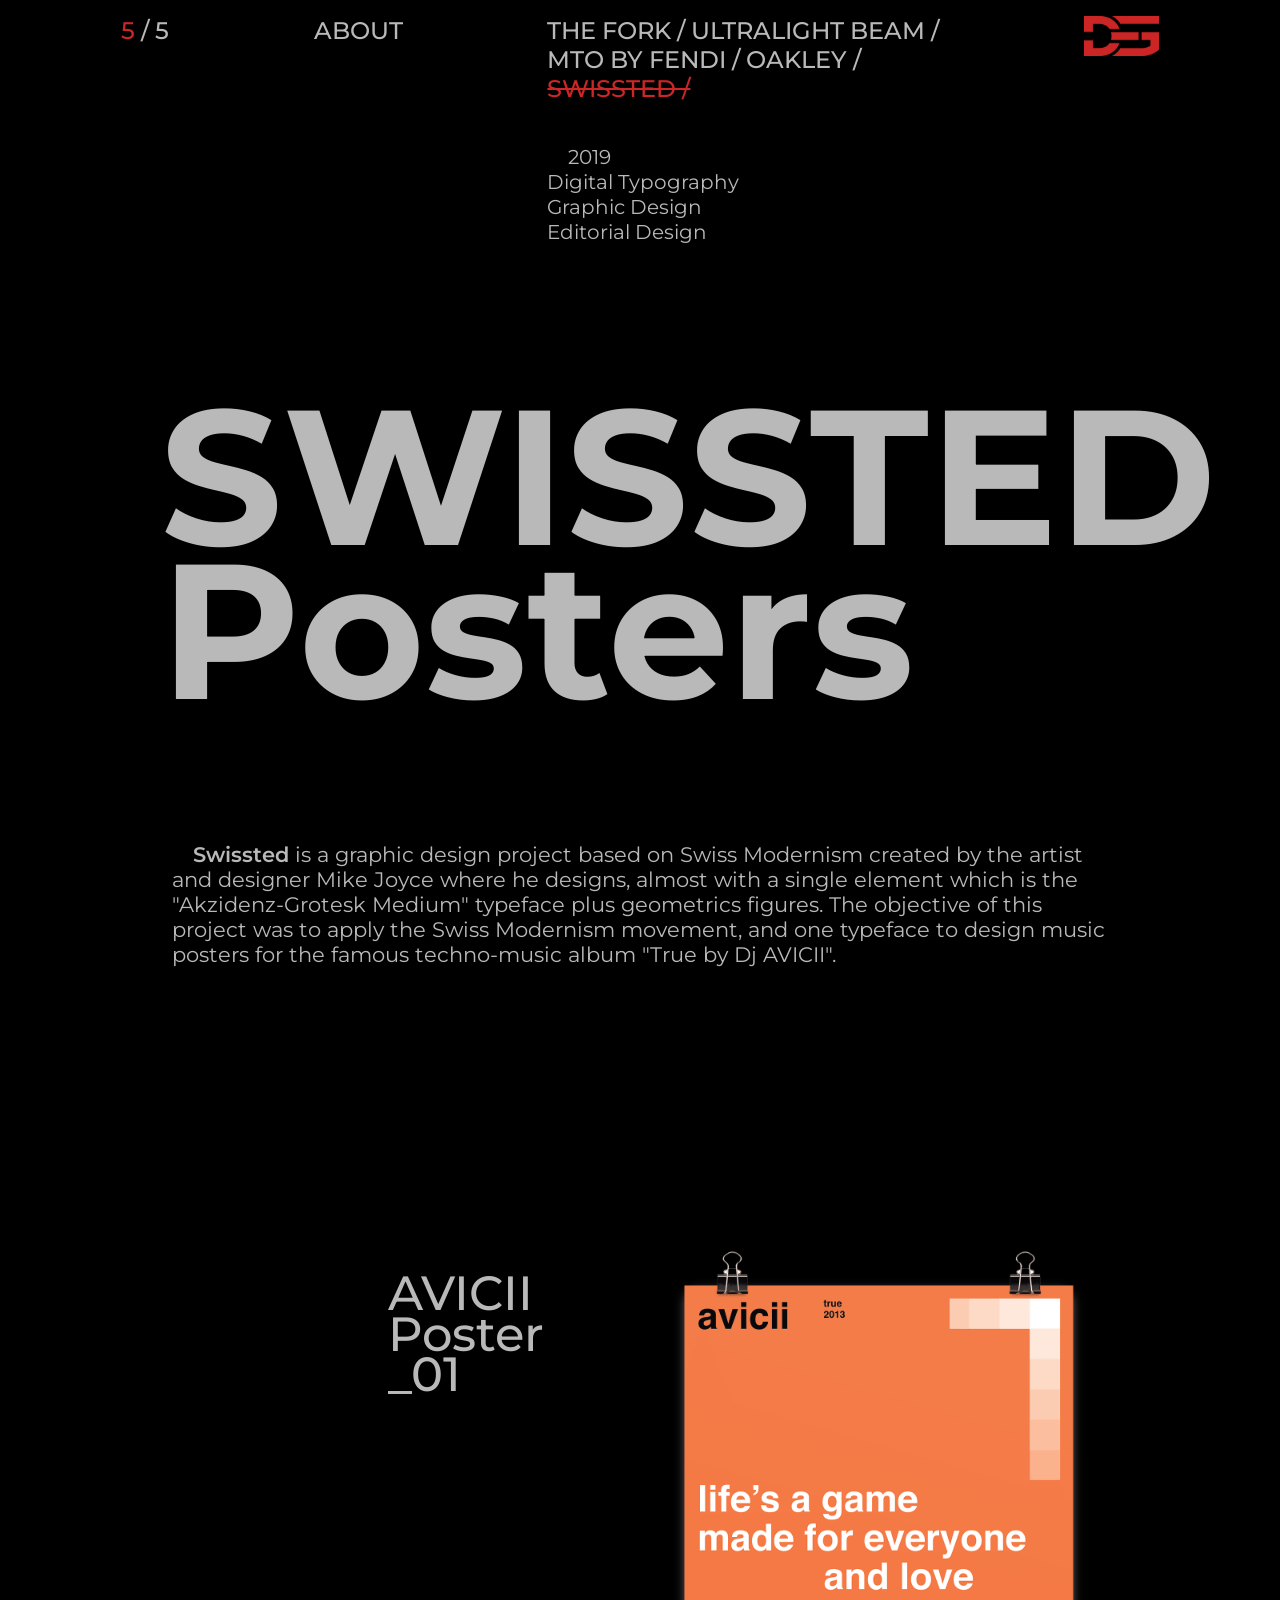
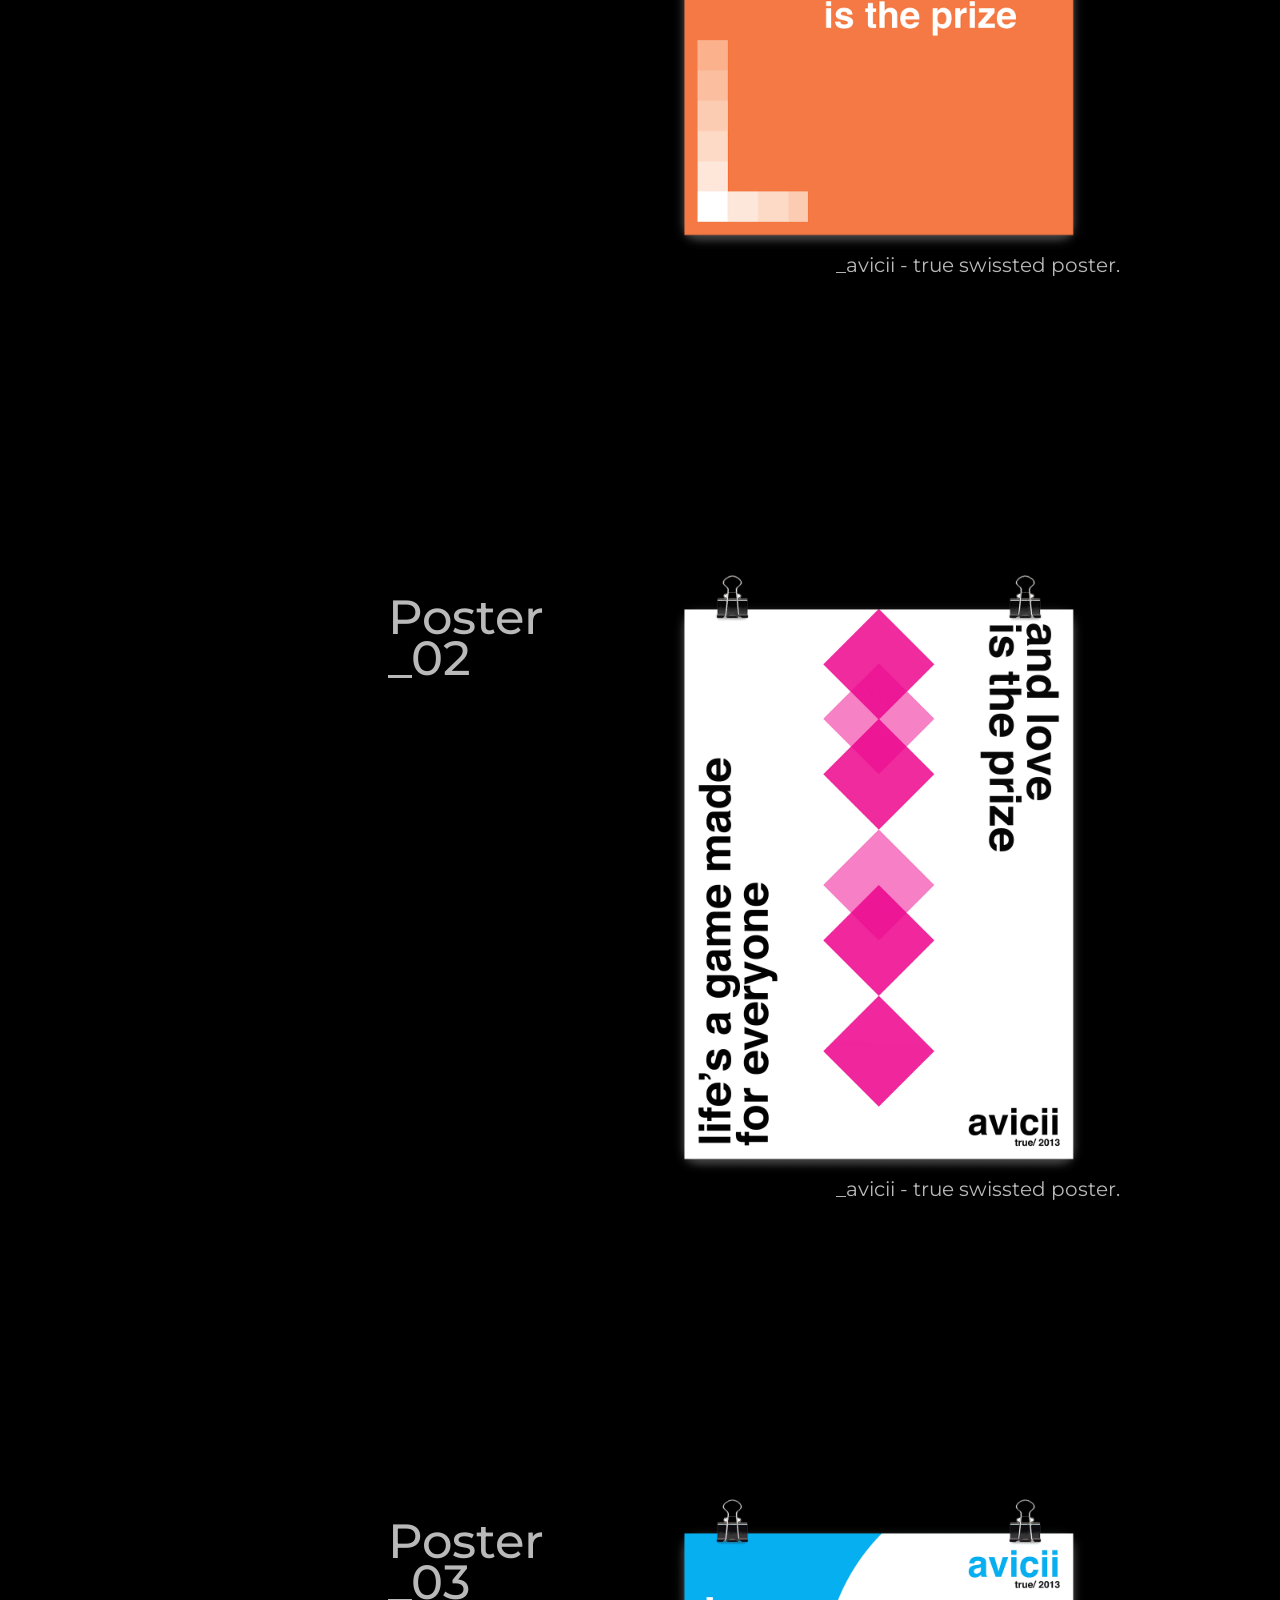
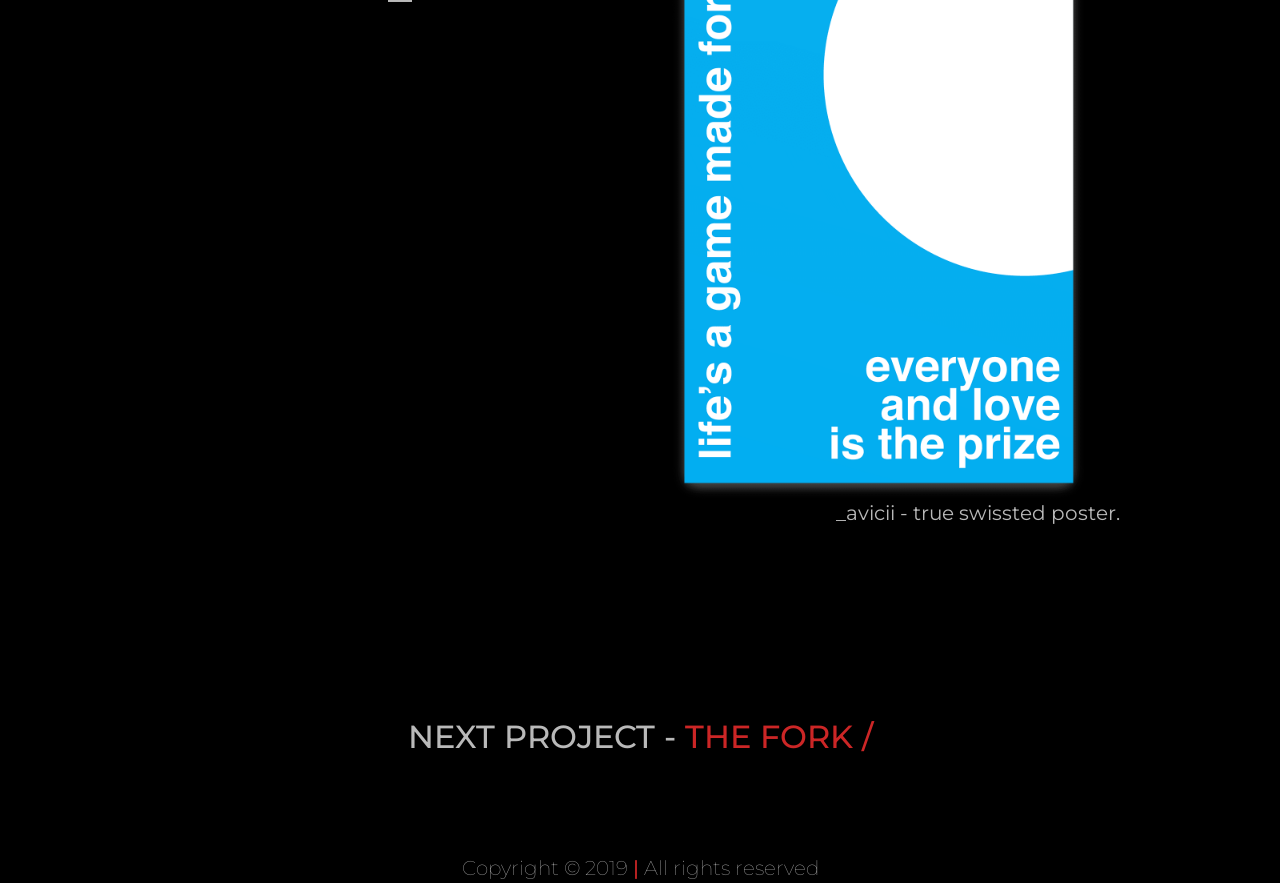
<file: swissted.html>
<!DOCTYPE html>
<html lang="en">

  <head>

    <meta charset="UTF-8">
    <meta name="viewport" content="width=device-width, initial-scale=1.0">
    <meta http-equiv="X-UA-Compatible" content="ie=edge">
    <meta name="description" content="David Encalada is an Ecuadorian webdesigner that creates Websites, Digital Design, Brand Identities and Print Design.">
    <meta name="author" content="David Encalada Guerrero">
    <meta name="copyright" content="Dis. David Encalada Guerrero">
    <link href="https://fonts.googleapis.com/css?family=Montserrat:500,700" rel="stylesheet">
    <link rel="stylesheet" href="css/style.css">
    <title>Portfolio | David Encalada</title>

  </head>
  
  <body>

    <div class="container">
      <header>
        <p class="work-number"><span>5</span> / 5</p>
        <a class="about" href="about.html">About</a>
        <ul class="work-list">
          <li><a href="thefork.html">The Fork /</a><a href="ultralight.html"> Ultralight Beam /</a></li>
          <li><a href="fendi.html">Mto by Fendi /</a><a href="oakley.html"> Oakley /</a></li>
          <li><a class="selected" href="swissted.html">Swissted /</a></li>
          <li>
            <ul class="work-design">
              <li class="indent">2019</li>
              <li>Digital Typography</li>
              <li>Graphic Design</li>
              <li>Editorial Design</li>
            </ul>
          </li>
        </ul>
        <a href="swissted.html"><img class="logo" src="images/logo/david_encalada_logo.png" alt="David Encalada logo"></a>
      </header>

      <main>
        <section>
          <h1 class="project-title swissted one-swissted">SWISSTED<br> Posters</h1>
          <p class="project-description"><span class="subtitle">Swissted</span> is a graphic design project based on Swiss Modernism created by the artist and designer Mike Joyce where he designs, almost with a single element which is the "Akzidenz-Grotesk Medium" typeface plus geometrics figures. The objective of this project was to apply the Swiss Modernism movement, and one typeface to design music posters for the famous techno-music album "True by Dj AVICII".</p>
          <article class="project-presentation">
            <h2 class="swissted">AVICII<br> Poster<br> _01</h2>
            <div class="position-image">
              <img class="project-image" src="images/swissted/avicii_poster.png" alt="AVICII swissted poster - Album True">
              <p class="caption">_avicii - true swissted poster.</p>
            </div>
          </article>
          <article class="project-presentation">
            <h2 class="swissted">Poster<br> _02</h2>
            <div class="position-image">
              <img class="project-image" src="images/swissted/avicii_poster_02.png" alt="AVICII swissted poster - Album True 02">
              <p class="caption">_avicii - true swissted poster.</p>
            </div>
          </article>
          <article class="project-presentation">
            <h2 class="swissted">Poster<br> _03</h2>
            <div class="position-image">
              <img class="project-image" src="images/swissted/avicii_poster_03.png" alt="AVICII swissted poster - Album True 03">
              <p class="caption">_avicii - true swissted poster.</p>
            </div>
          </article>
          <a class="next" href="thefork.html">Next Project - <span class="fork">The Fork /</span></a>
        </section>
      </main>

      <footer>
        <p class="copy">Copyright &copy; 2019 <span>|</span> All rights reserved</p>
      </footer>
    </div>

  </body>

</html>
</file>
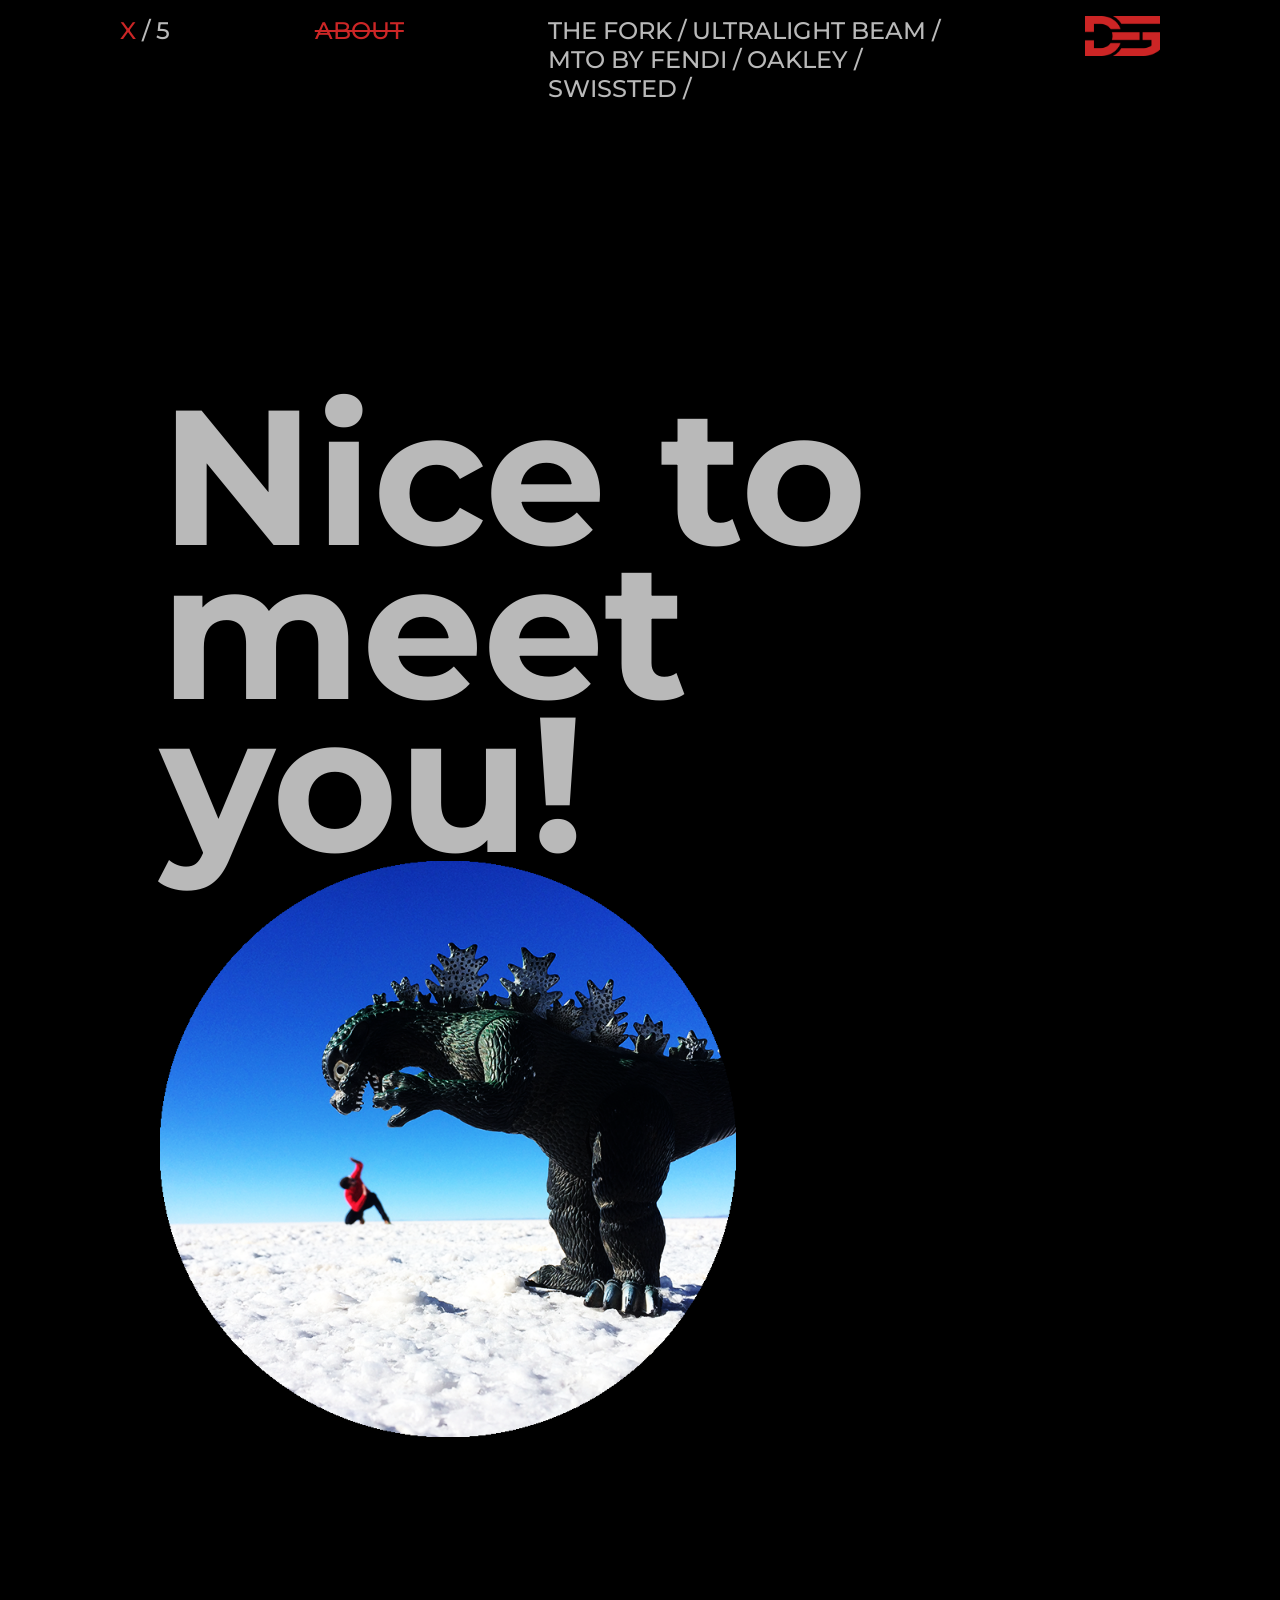
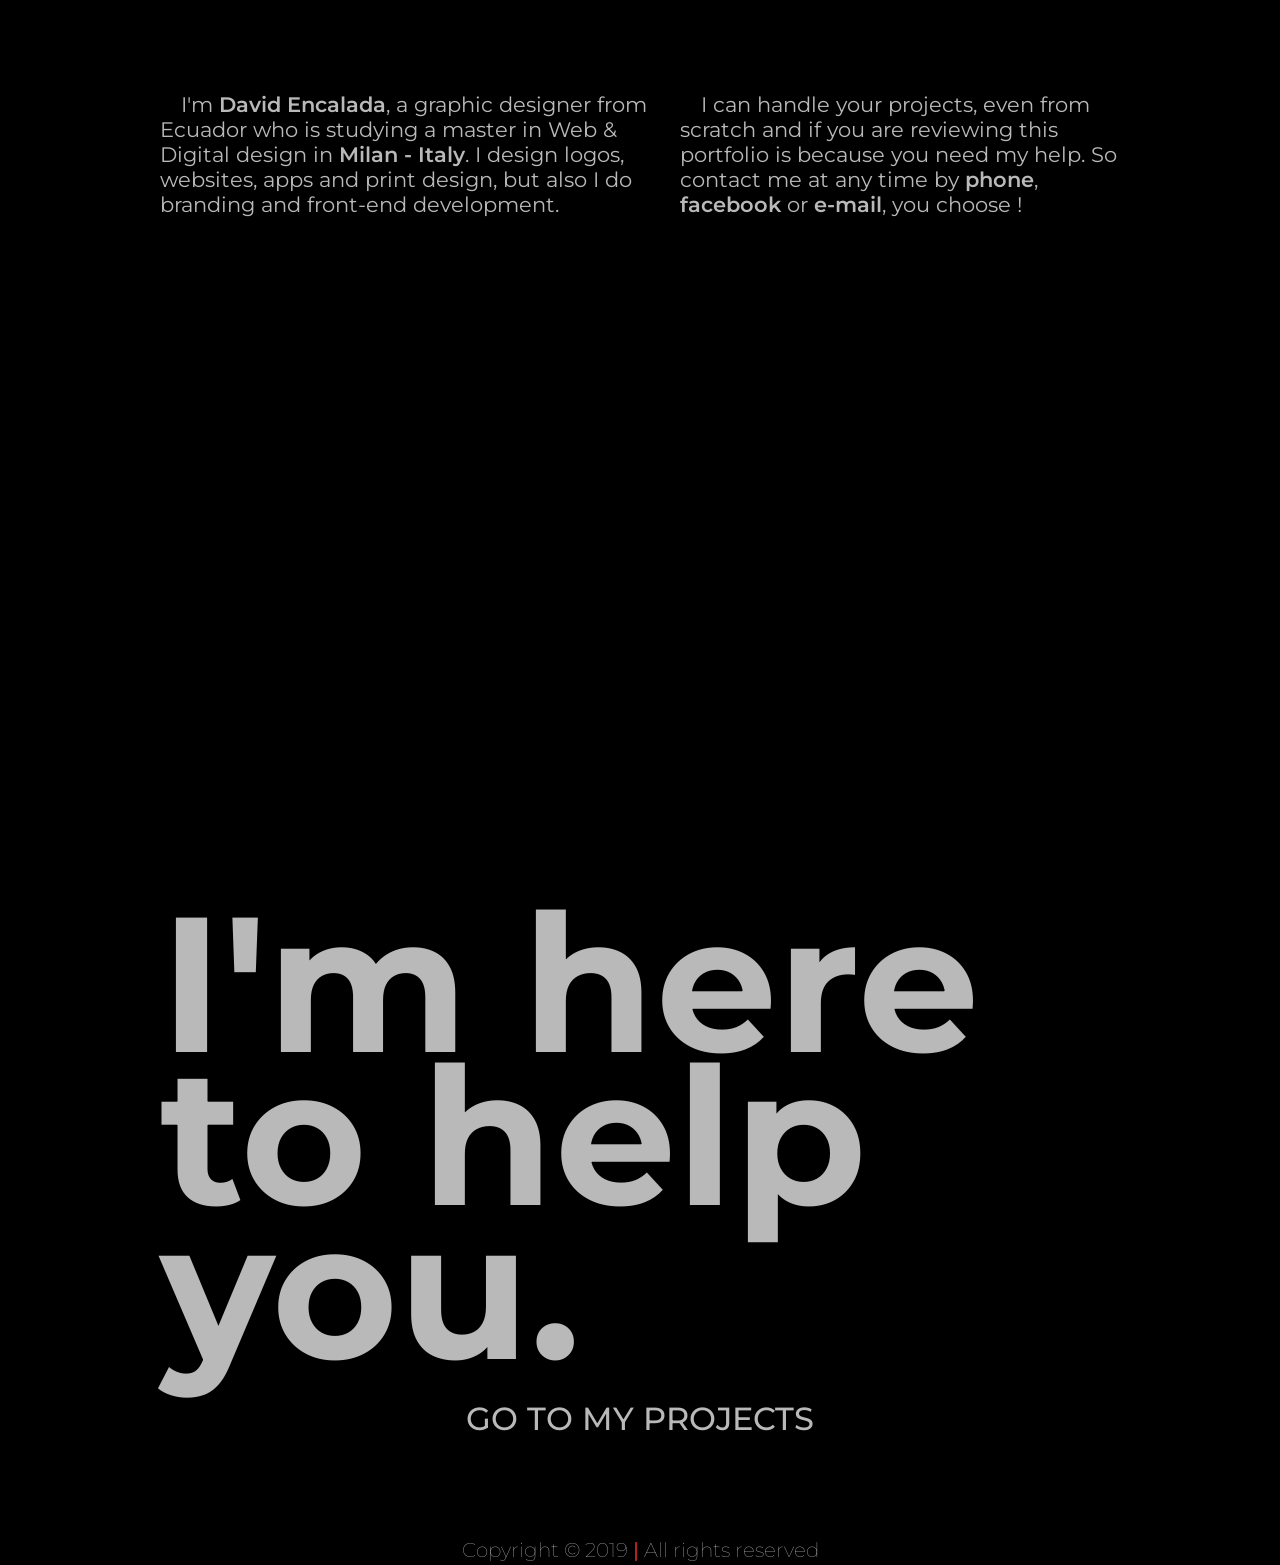
<file: html/about.html>
<!DOCTYPE html>
<html lang="en">

  <head>

    <meta charset="UTF-8">
    <meta name="viewport" content="width=device-width, initial-scale=1.0">
    <meta http-equiv="X-UA-Compatible" content="ie=edge">
    <meta name="description" content="David Encalada is an Ecuadorian webdesigner that creates Websites, Digital Design, Brand Identities and Print Design.">
    <meta name="author" content="David Encalada Guerrero">
    <meta name="copyright" content="Dis. David Encalada Guerrero">
    <link href="https://fonts.googleapis.com/css?family=Montserrat:500,700" rel="stylesheet">
    <link rel="stylesheet" href="/css/style.css">
    <title>Portfolio | David Encalada</title>

  </head>
  
  <body>

    <div class="container">
      <header>
        <p class="work-number"><span>X</span> / 5</p>
        <a class="about selected" href="about.html">About</a>
        <ul class="work-list">
          <li><a href="thefork.html">The Fork /</a><a href="ultralight.html"> Ultralight Beam /</a></li>
          <li><a href="fendi.html">Mto by Fendi /</a><a href="oakley.html"> Oakley /</a></li>
          <li><a href="swissted.html">Swissted /</a></li>
        </ul>
        <a href="thefork.html"><img class="logo" src="/images/logo/david_encalada_logo.png" alt="David Encalada logo"></a>
      </header>

      <main>
        <section>
          <h1 class="project-title info">Nice to<br> meet you!</h1>
          <img class="project-image" src="/images/logo/david_encalada_photo.png" alt="David Encalada photo">
          <article class="project-presentation">
            <p class="project-description">I'm <span class="subtitle">David Encalada</span>, a graphic designer from Ecuador who is studying a master in Web & Digital design in <span class="subtitle"><a href="https://www.google.it/maps/@45.4899114,9.1344437,13z?hl=en&authuser=0">Milan - Italy</a></span>. I design logos, websites, apps and print design, but also I do branding and front-end development.</p>
            <p class="project-description">I can handle your projects, even from scratch and if you are reviewing this portfolio is because you need my help. So contact me at any time by <span class="subtitle"><a href="tel:+393275379838">phone</a></span>, <span class="subtitle"><a href="https://www.facebook.com/david.encaladag">facebook</a></span> or <span class="subtitle"><a href="mailto:davidencaladaguerrero@gmail.com">e-mail</a></span>, you choose !</p>
          </article>
          <h1 class="project-title info">I'm here<br> to help<br> you.</h1>
          <a class="next" href="thefork.html">Go to my Projects</a>
        </section>
      </main>

      <footer>
        <p class="copy">Copyright &copy; 2019 <span>|</span> All rights reserved</p>
      </footer>
    </div>

  </body>

</html>
</file>
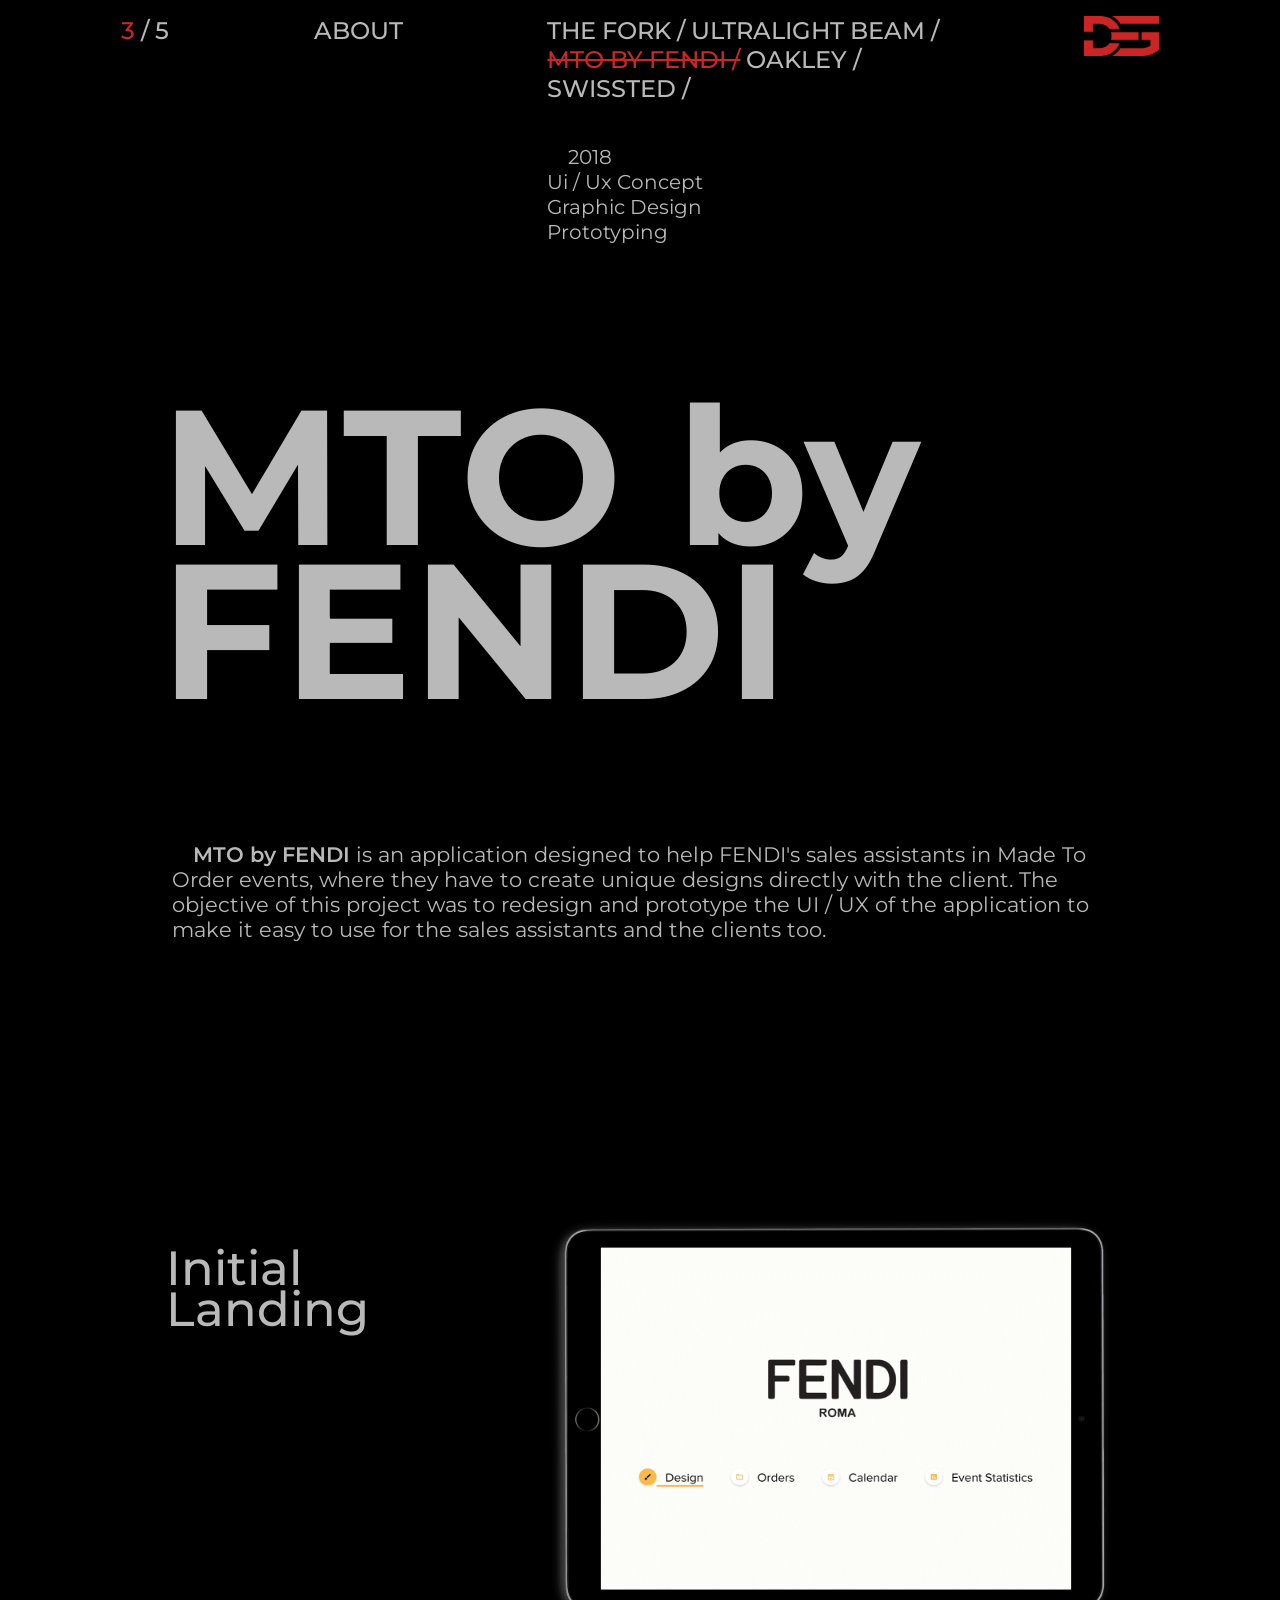
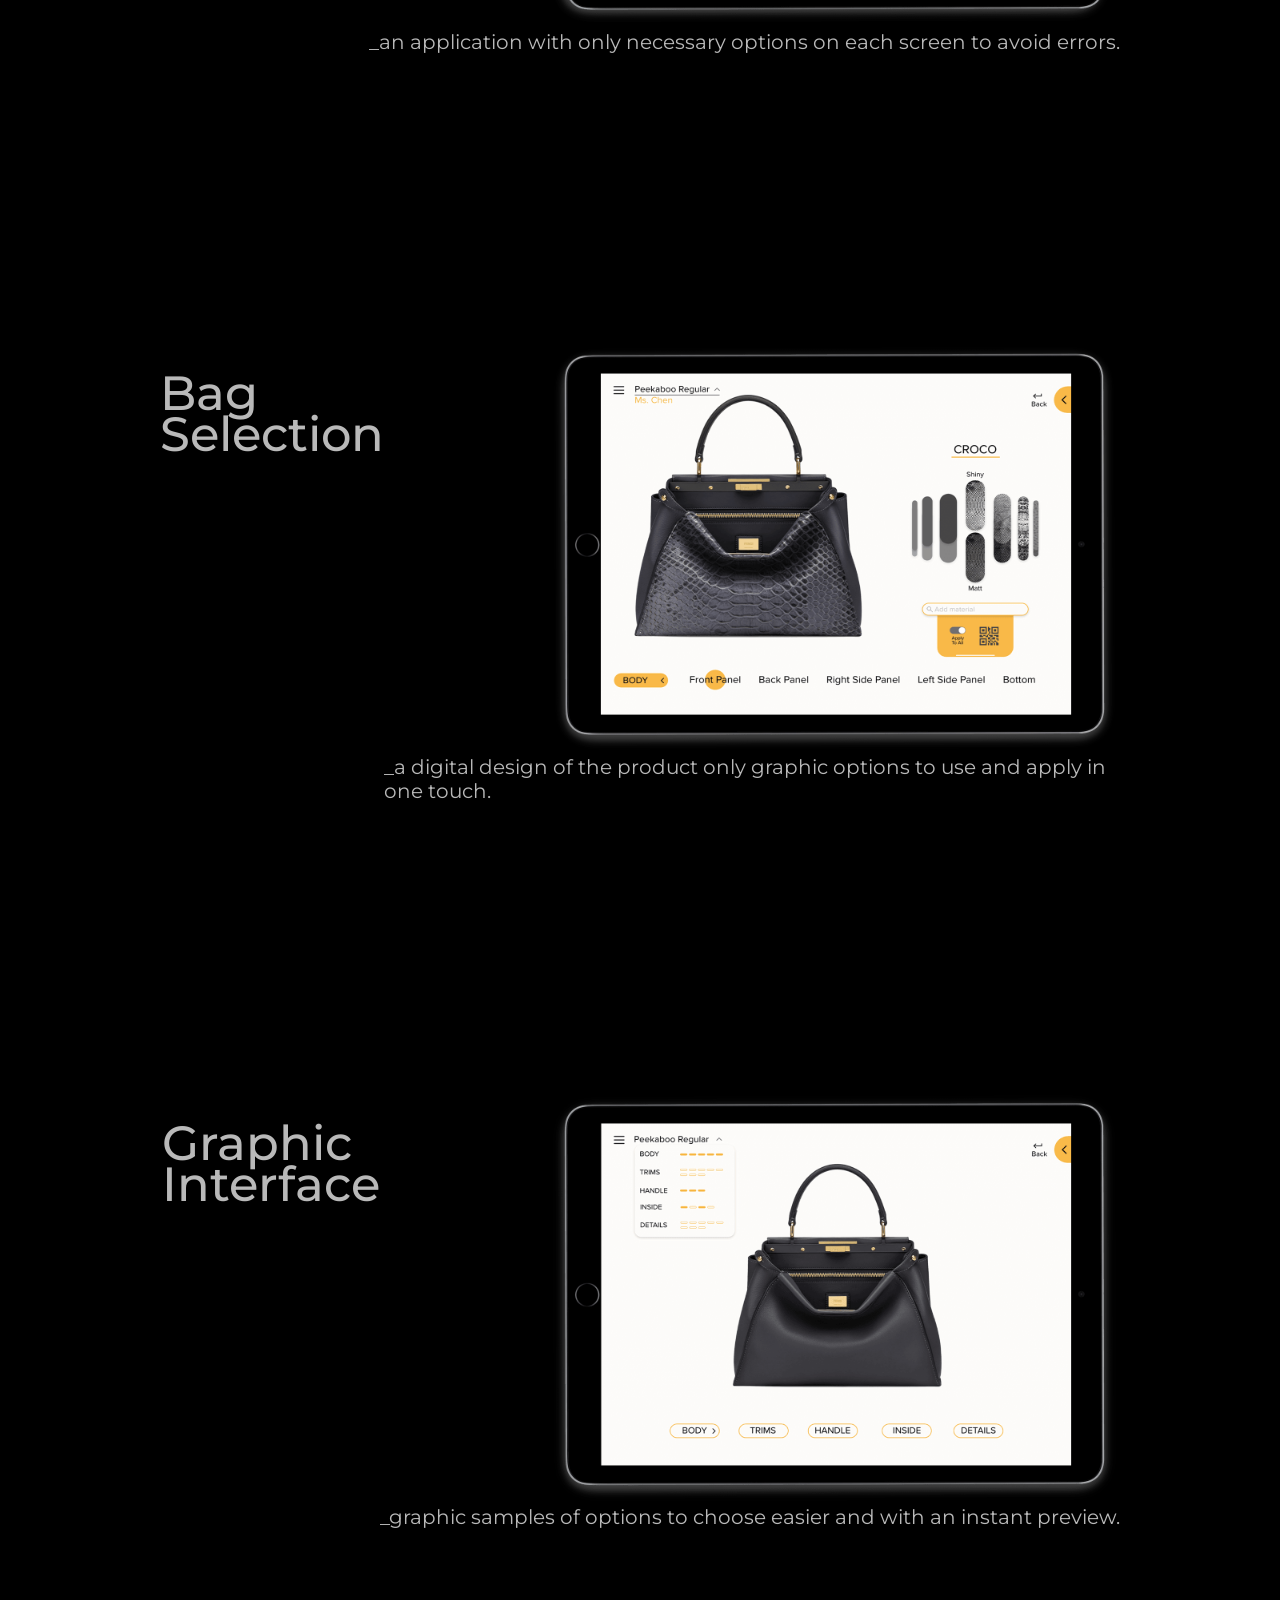
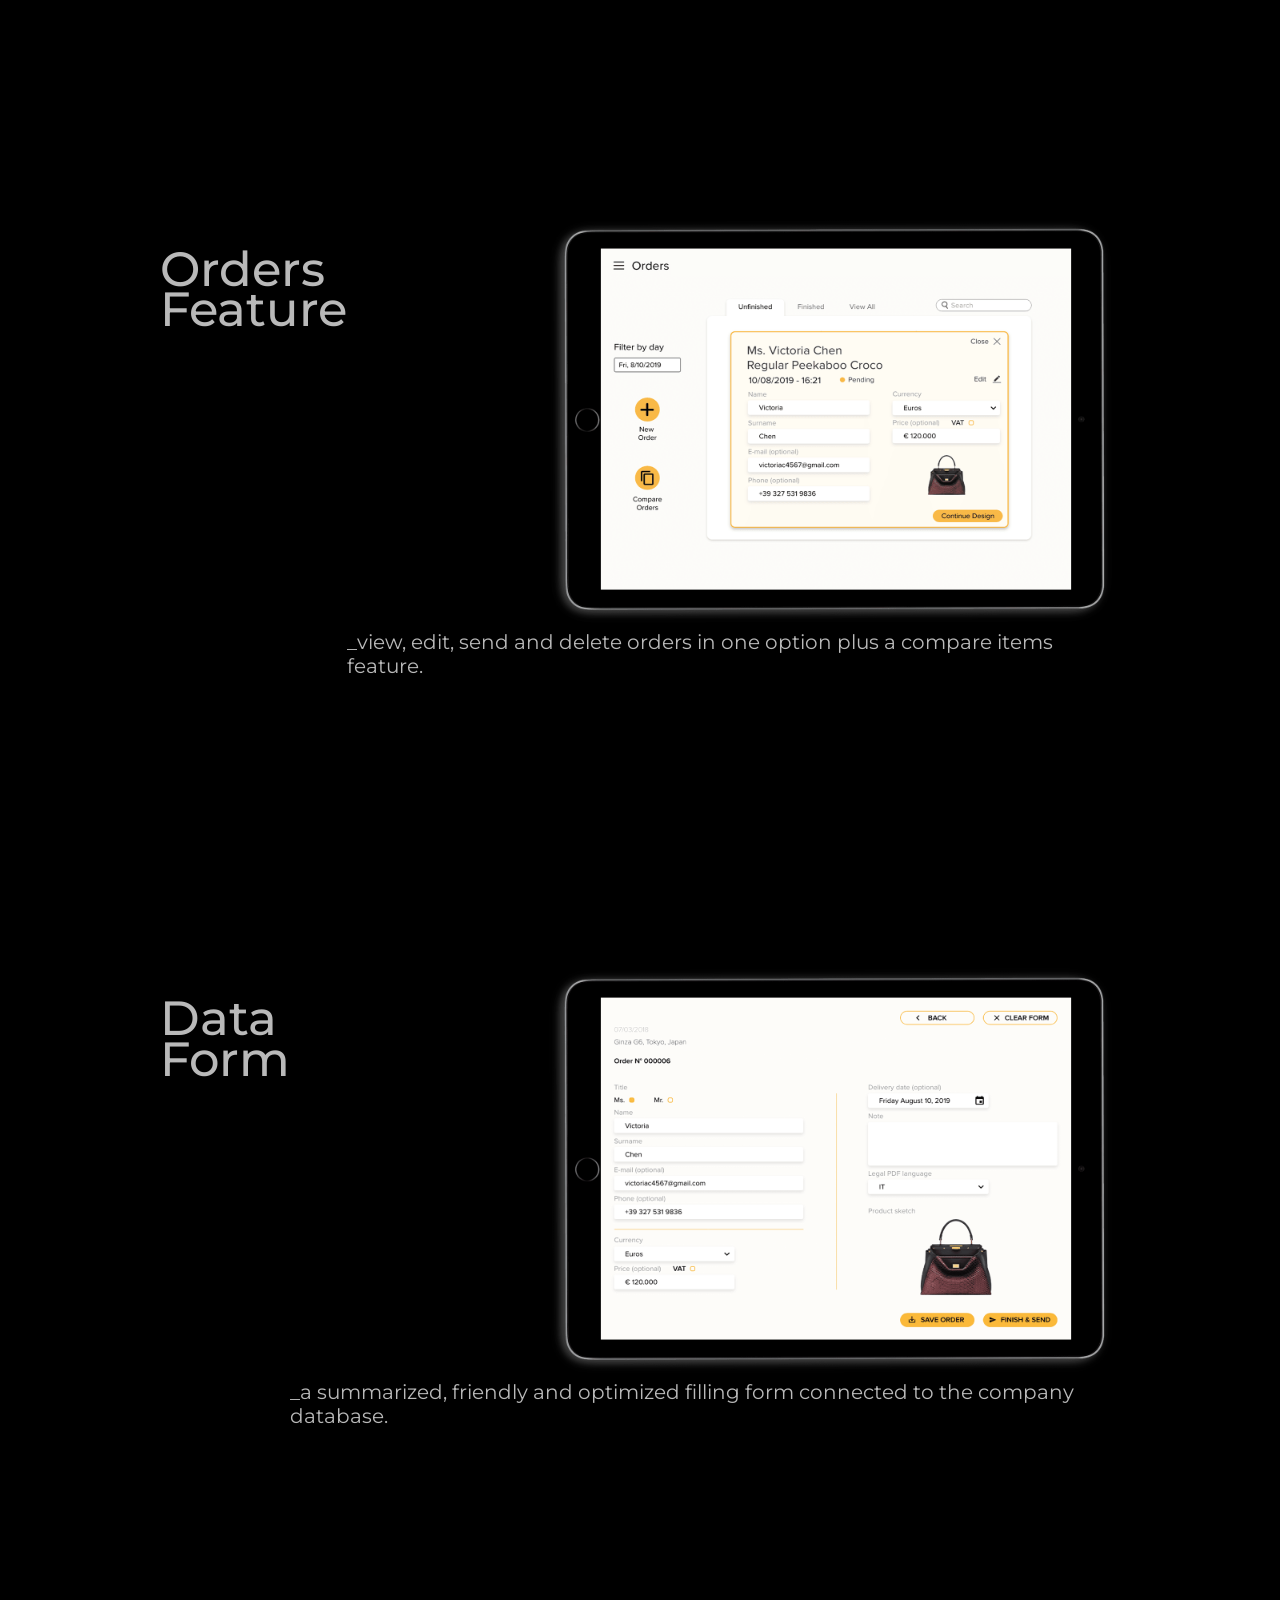
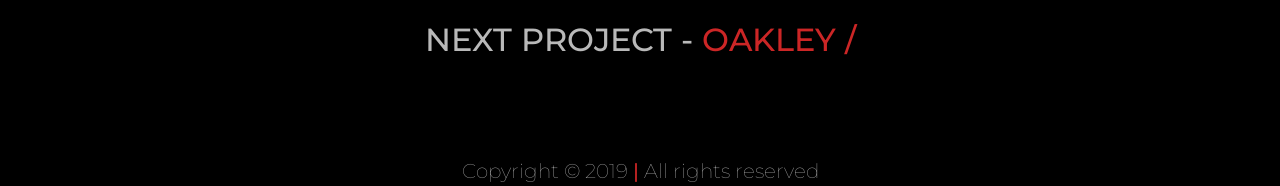
<file: html/fendi.html>
<!DOCTYPE html>
<html lang="en">

  <head>

    <meta charset="UTF-8">
    <meta name="viewport" content="width=device-width, initial-scale=1.0">
    <meta http-equiv="X-UA-Compatible" content="ie=edge">
    <meta name="description" content="David Encalada is an Ecuadorian webdesigner that creates Websites, Digital Design, Brand Identities and Print Design.">
    <meta name="author" content="David Encalada Guerrero">
    <meta name="copyright" content="Dis. David Encalada Guerrero">
    <link href="https://fonts.googleapis.com/css?family=Montserrat:500,700" rel="stylesheet">
    <link rel="stylesheet" href="/css/style.css">
    <title>Portfolio | David Encalada</title>

  </head>
  
  <body>

    <div class="container">
      <header>
        <p class="work-number"><span>3</span> / 5</p>
        <a class="about" href="about.html">About</a>
        <ul class="work-list">
          <li><a href="thefork.html">The Fork /</a><a href="ultralight.html"> Ultralight Beam /</a></li>
          <li><a class="selected" href="fendi.html">Mto by Fendi /</a><a href="oakley.html"> Oakley /</a></li>
          <li><a href="swissted.html">Swissted /</a></li>
          <li>
            <ul class="work-design">
              <li class="indent">2018</li>
              <li>Ui / Ux Concept</li>
              <li>Graphic Design</li>
              <li>Prototyping</li>
            </ul>
          </li>
        </ul>
        <a href="fendi.html"><img class="logo" src="/images/logo/david_encalada_logo.png" alt="David Encalada logo"></a>
      </header>

      <main>
        <section>
          <h1 class="project-title fendi">MTO by<br> FENDI</h1>
          <p class="project-description"><span class="subtitle">MTO by FENDI</span> is an application designed to help FENDI's sales assistants in Made To Order events, where they have to create unique designs directly with the client. The objective of this project was to redesign and prototype the UI / UX of the application to make it easy to use for the sales assistants and the clients too.</p>
          <article class="project-presentation">
            <h2 class="fendi">Initial<br> Landing</h2>
            <div class="position-image">
              <img class="project-image" src="/images/mto_fendi/home_screen.png" alt="Initial landing application screen">
              <p class="caption">_an application with only necessary options on each screen to avoid errors.</p>
            </div>
          </article>
          <article class="project-presentation">
            <h2 class="fendi">Bag<br> Selection</h2>
            <div class="position-image">
              <img class="project-image" src="/images/mto_fendi/bag_selection.png" alt="Customized bag selection application screen">
              <p class="caption">_a digital design of the product only graphic options to use and apply in one touch.</p>
            </div>
          </article>
          <article class="project-presentation">
            <h2 class="fendi">Graphic<br> Interface</h2>
            <div class="position-image">
              <img class="project-image" src="/images/mto_fendi/graphic_interface.png" alt="Instant preview interface application screen">
              <p class="caption">_graphic samples of options to choose easier and with an instant preview.</p>
            </div>
          </article>
          <article class="project-presentation">
            <h2 class="fendi">Orders<br> Feature</h2>
            <div class="position-image">
              <img class="project-image" src="/images/mto_fendi/orders_feature.png" alt="Orders and compare features application screen">
              <p class="caption">_view, edit, send and delete orders in one option plus a compare items feature.</p>
            </div>
          </article>
          <article class="project-presentation">
            <h2 class="fendi">Data<br> Form</h2>
            <div class="position-image">
              <img class="project-image" src="/images/mto_fendi/data_form.png" alt="Client's data form application screens">
              <p class="caption">_a summarized, friendly and optimized filling form connected to the company database.</p>
            </div>
          </article>
          <a class="next" href="oakley.html">Next Project - <span class="oakley">Oakley /</span></a>
        </section>
      </main>

      <footer>
        <p class="copy">Copyright &copy; 2019 <span>|</span> All rights reserved</p>
      </footer>
    </div>

  </body>

</html>
</file>
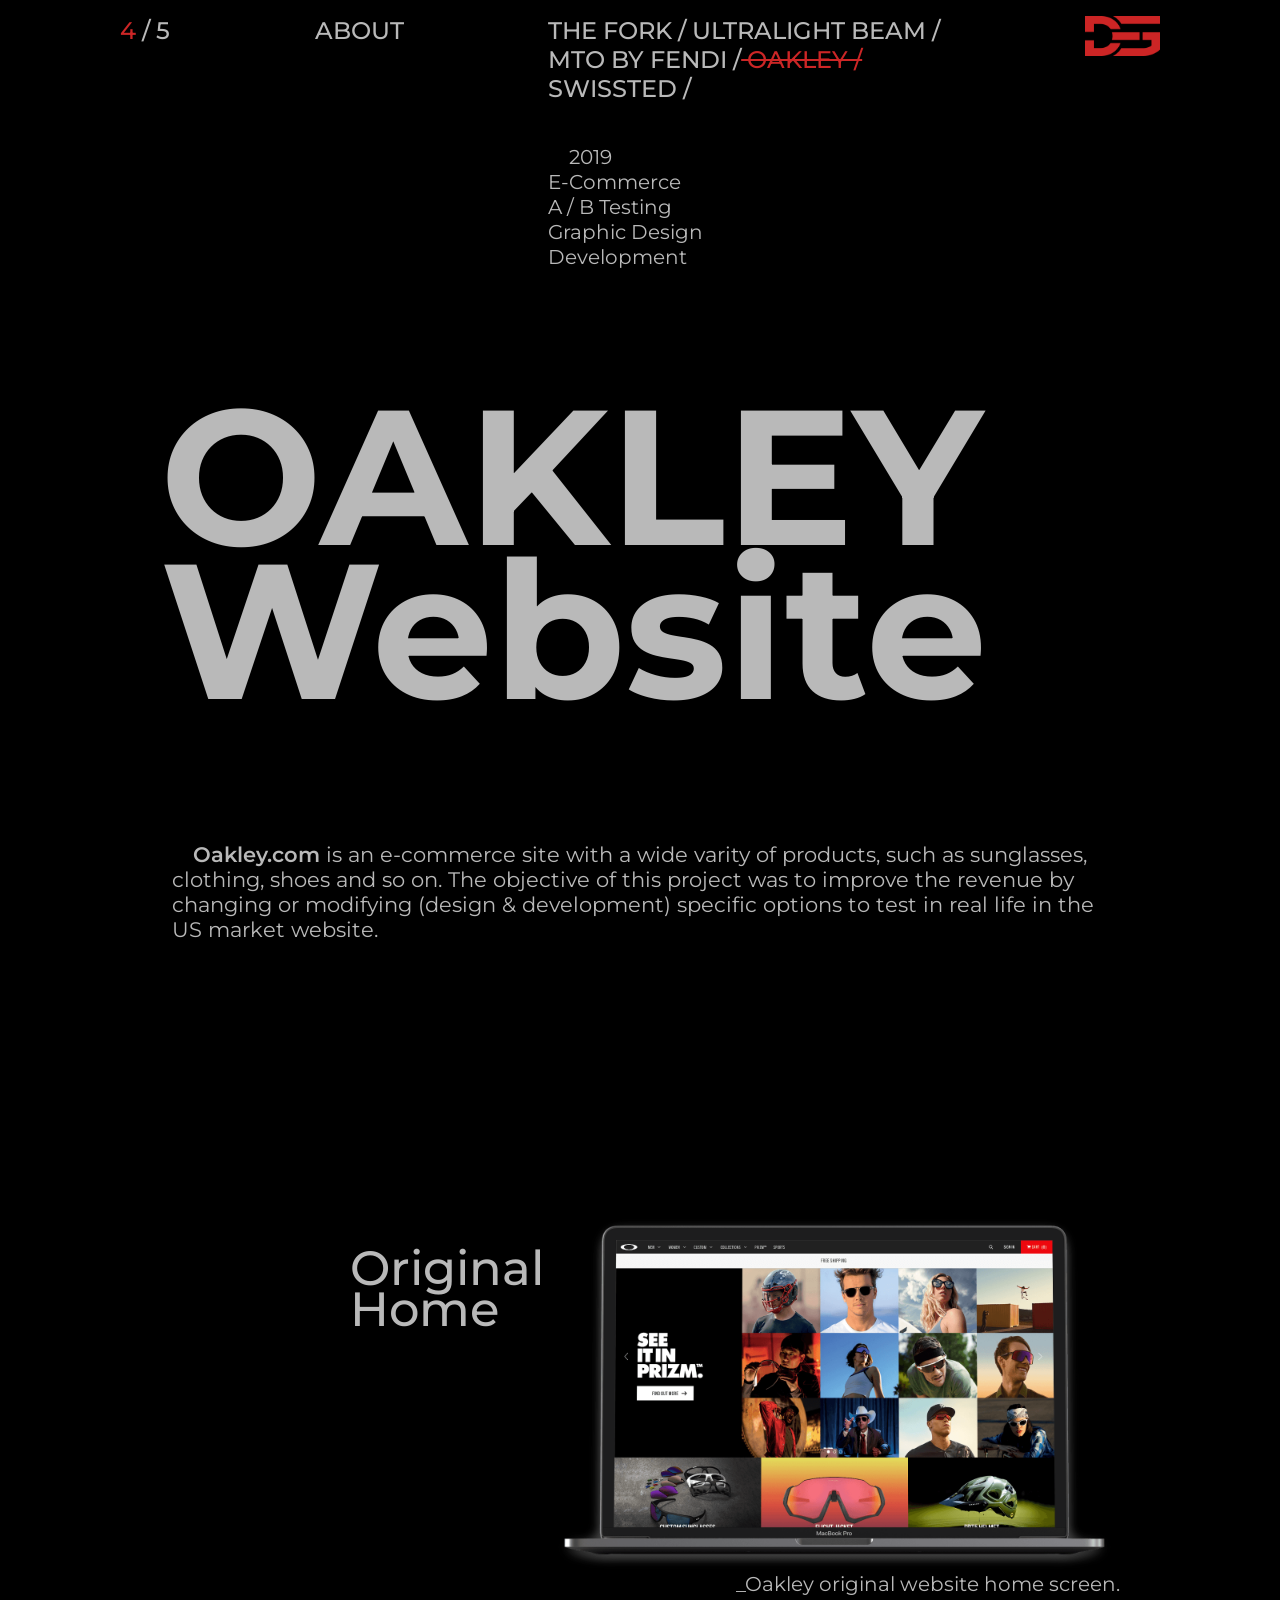
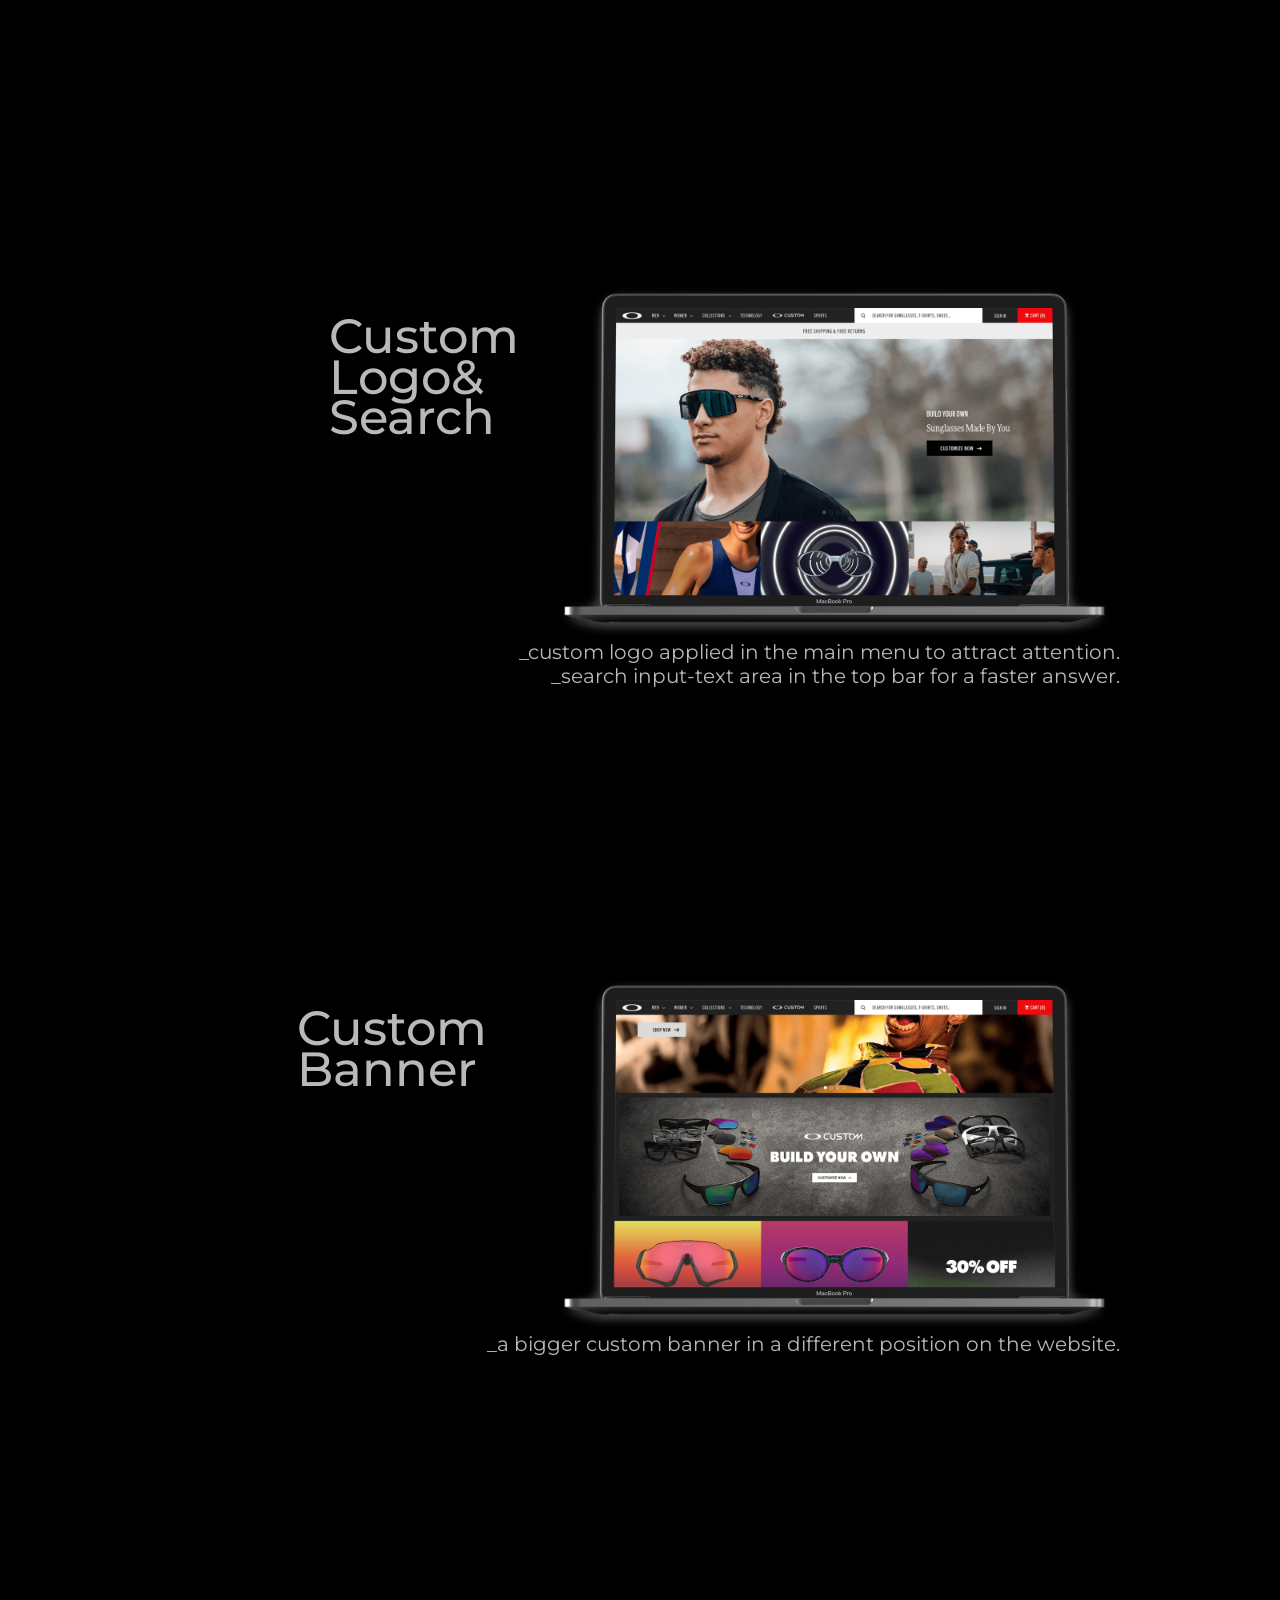
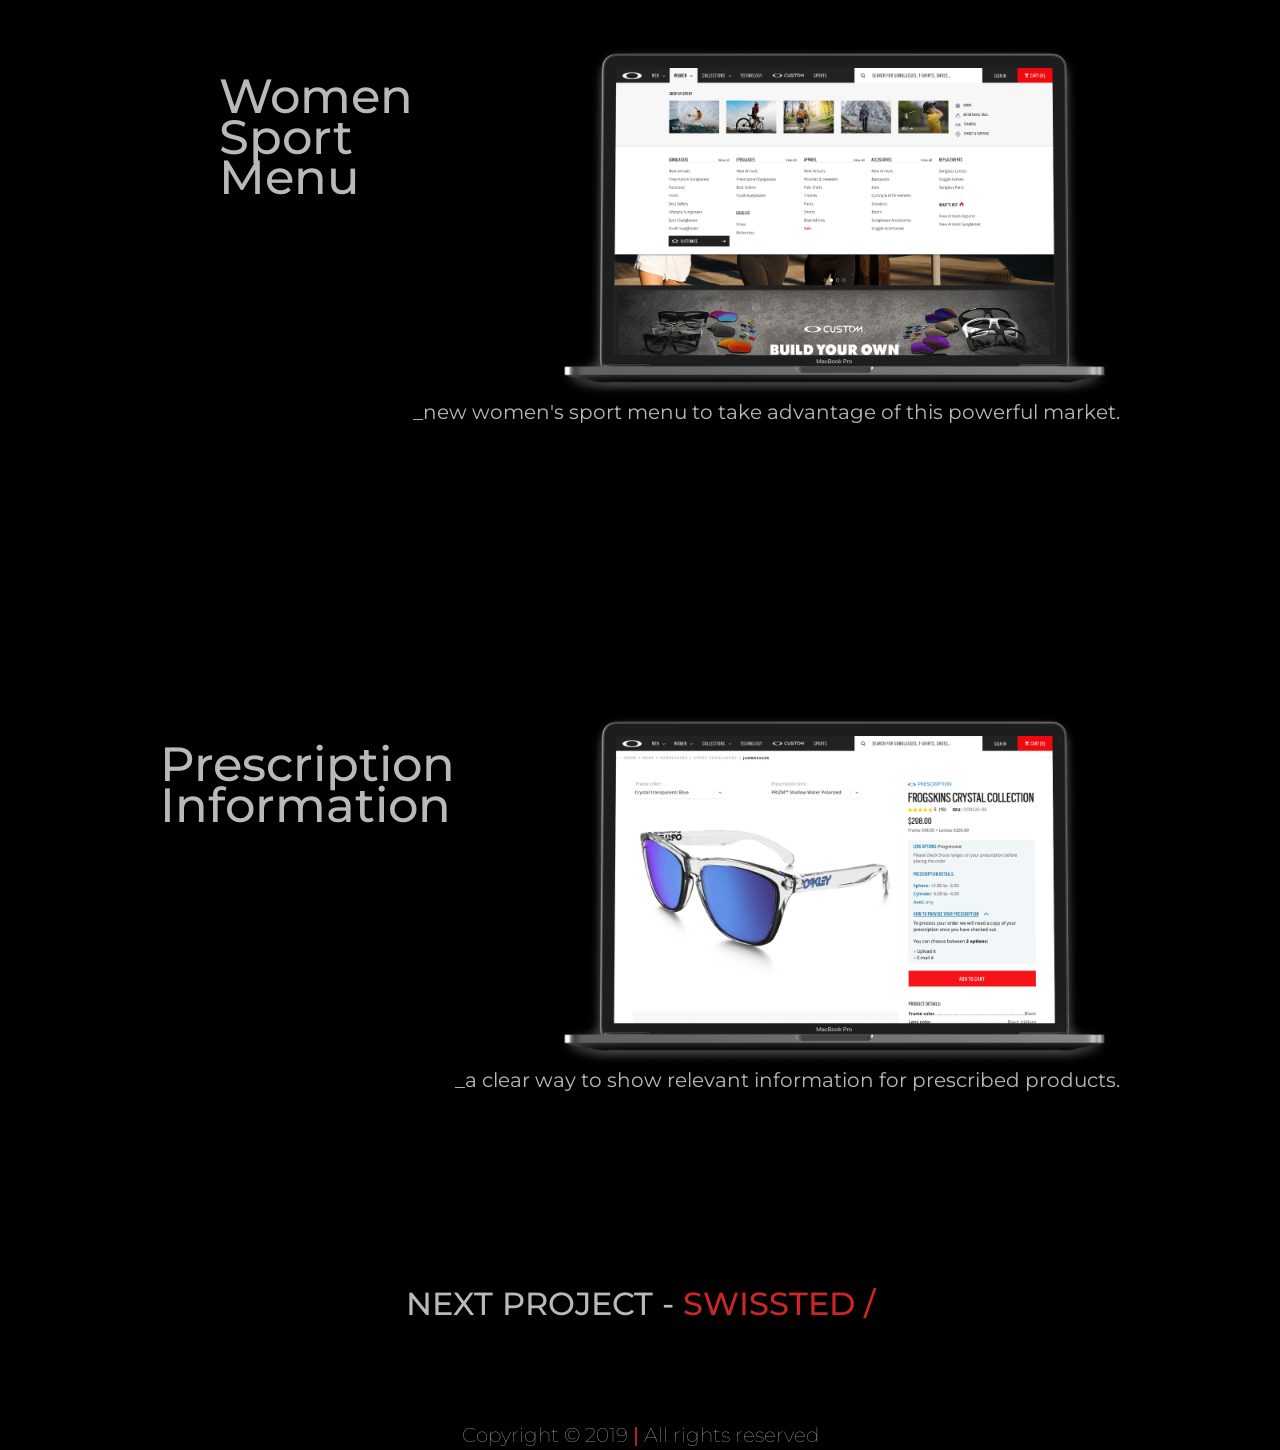
<file: html/oakley.html>
<!DOCTYPE html>
<html lang="en">

  <head>

    <meta charset="UTF-8">
    <meta name="viewport" content="width=device-width, initial-scale=1.0">
    <meta http-equiv="X-UA-Compatible" content="ie=edge">
    <meta name="description" content="David Encalada is an Ecuadorian webdesigner that creates Websites, Digital Design, Brand Identities and Print Design.">
    <meta name="author" content="David Encalada Guerrero">
    <meta name="copyright" content="Dis. David Encalada Guerrero">
    <link href="https://fonts.googleapis.com/css?family=Montserrat:500,700" rel="stylesheet">
    <link rel="stylesheet" href="/css/style.css">
    <title>Portfolio | David Encalada</title>

  </head>
  
  <body>

    <div class="container">
      <header>
        <p class="work-number"><span>4</span> / 5</p>
        <a class="about" href="about.html">About</a>
        <ul class="work-list">
          <li><a href="thefork.html">The Fork /</a><a href="ultralight.html"> Ultralight Beam /</a></li>
          <li><a href="fendi.html">Mto by Fendi /</a><a class="selected" href="oakley.html"> Oakley /</a></li>
          <li><a href="swissted.html">Swissted /</a></li>
          <li>
            <ul class="work-design">
              <li class="indent">2019</li>
              <li>E-Commerce</li>
              <li>A / B Testing</li>
              <li>Graphic Design</li>
              <li>Development</li>
            </ul>
          </li>
        </ul>
        <a href="oakley.html"><img class="logo" src="/images/logo/david_encalada_logo.png" alt="David Encalada logo"></a>
      </header>

      <main>
        <section>
          <h1 class="project-title oakley">OAKLEY<br> Website</h1>
          <p class="project-description"><span class="subtitle">Oakley.com</span> is an e-commerce site with a wide varity of products, such as sunglasses, clothing, shoes and so on. The objective of this project was to improve the revenue by changing or modifying (design & development) specific options to test in real life in the US market website.</p>
          <article class="project-presentation">
            <h2 class="oakley">Original<br> Home</h2>
            <div class="position-image">
              <img class="project-image" src="/images/oakley/home_screen.png" alt="Oakley original website home screen">
              <p class="caption">_Oakley original website home screen.</p>
            </div>
          </article>
          <article class="project-presentation">
            <h2 class="oakley">Custom<br> Logo&<br> Search</h2>
            <div class="position-image">
              <img class="project-image" src="/images/oakley/custom_search.png" alt="Custom logo and search input-text area in the top of website">
              <p class="caption">_custom logo applied in the main menu to attract attention.</p>
              <p class="caption">_search input-text area in the top bar for a faster answer.</p>
            </div>
          </article>
          <article class="project-presentation">
            <h2 class="oakley">Custom<br> Banner</h2>
            <div class="position-image">
              <img class="project-image" src="/images/oakley/custom_banner.png" alt="Bigger custom banner in a different position on the website.">
              <p class="caption">_a bigger custom banner in a different position on the website.</p>
            </div>
          </article>
          <article class="project-presentation">
            <h2 class="oakley">Women<br> Sport<br> Menu</h2>
            <div class="position-image">
              <img class="project-image" src="/images/oakley/women_menu.png" alt="New women's sport menu">
              <p class="caption">_new women's sport menu to take advantage of this powerful market.</p>
            </div>
          </article>
          <article class="project-presentation">
            <h2 class="oakley">Prescription<br> Information</h2>
            <div class="position-image">
              <img class="project-image" src="/images/oakley/prescription_info.png" alt="New option to show relevant information for prescriptions">
              <p class="caption">_a clear way to show relevant information for prescribed products.</p>
            </div>
          </article>
          <a class="next" href="swissted.html">Next Project - <span class="swissted">Swissted /</span></a>
        </section>
      </main>

      <footer>
        <p class="copy">Copyright &copy; 2019 <span>|</span> All rights reserved</p>
      </footer>
    </div>

  </body>

</html>
</file>
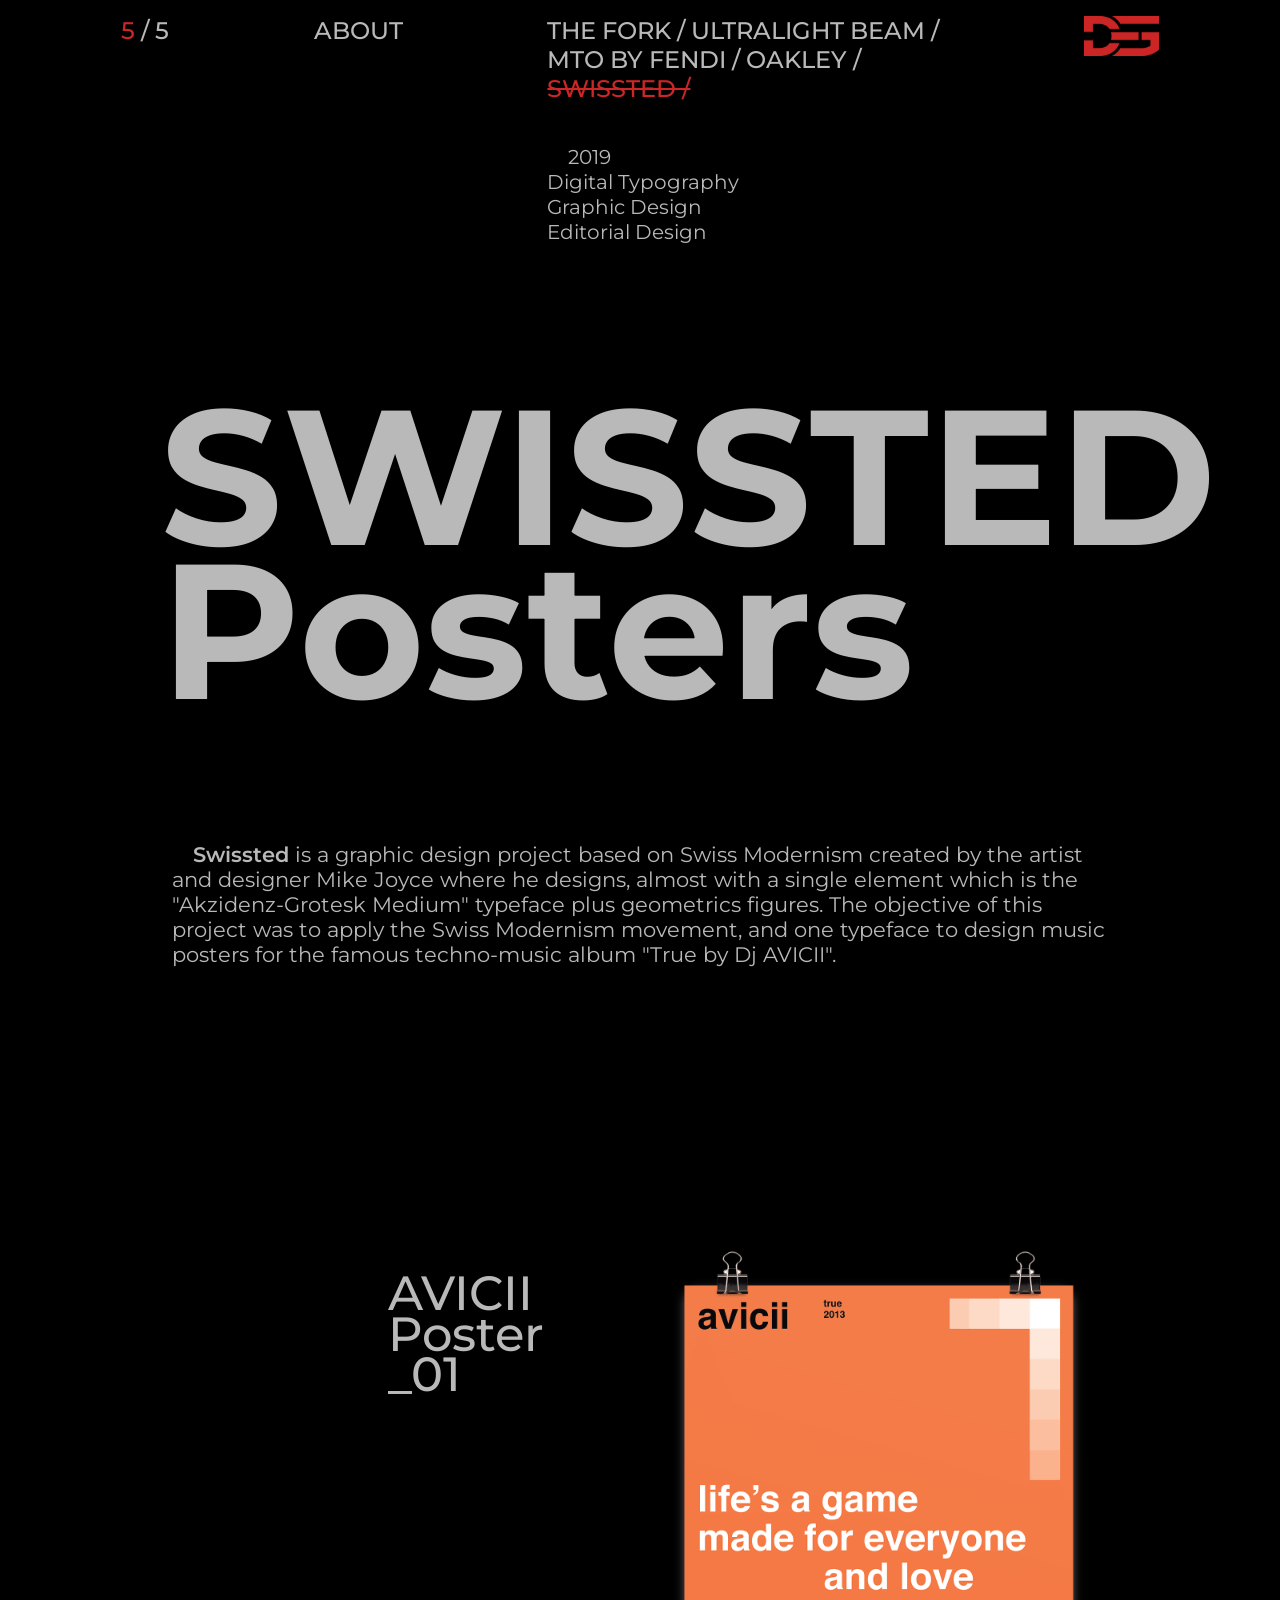
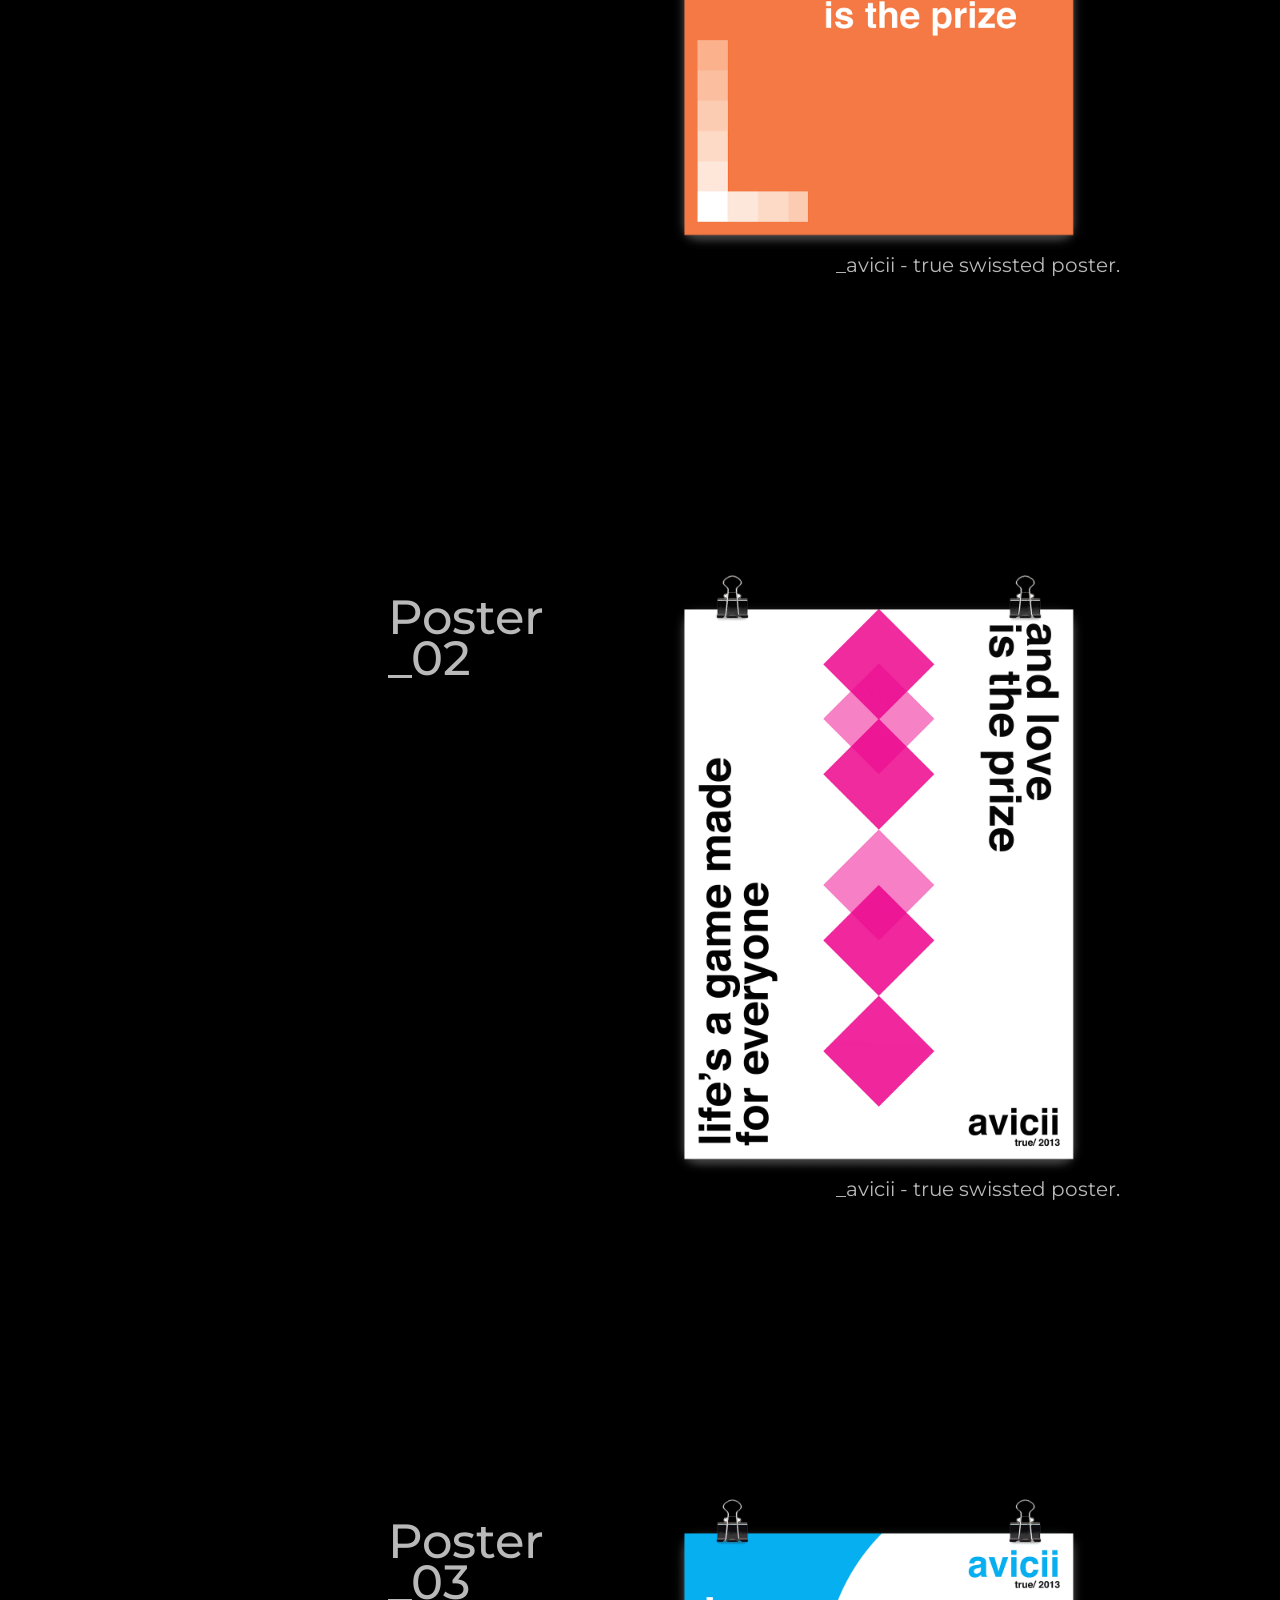
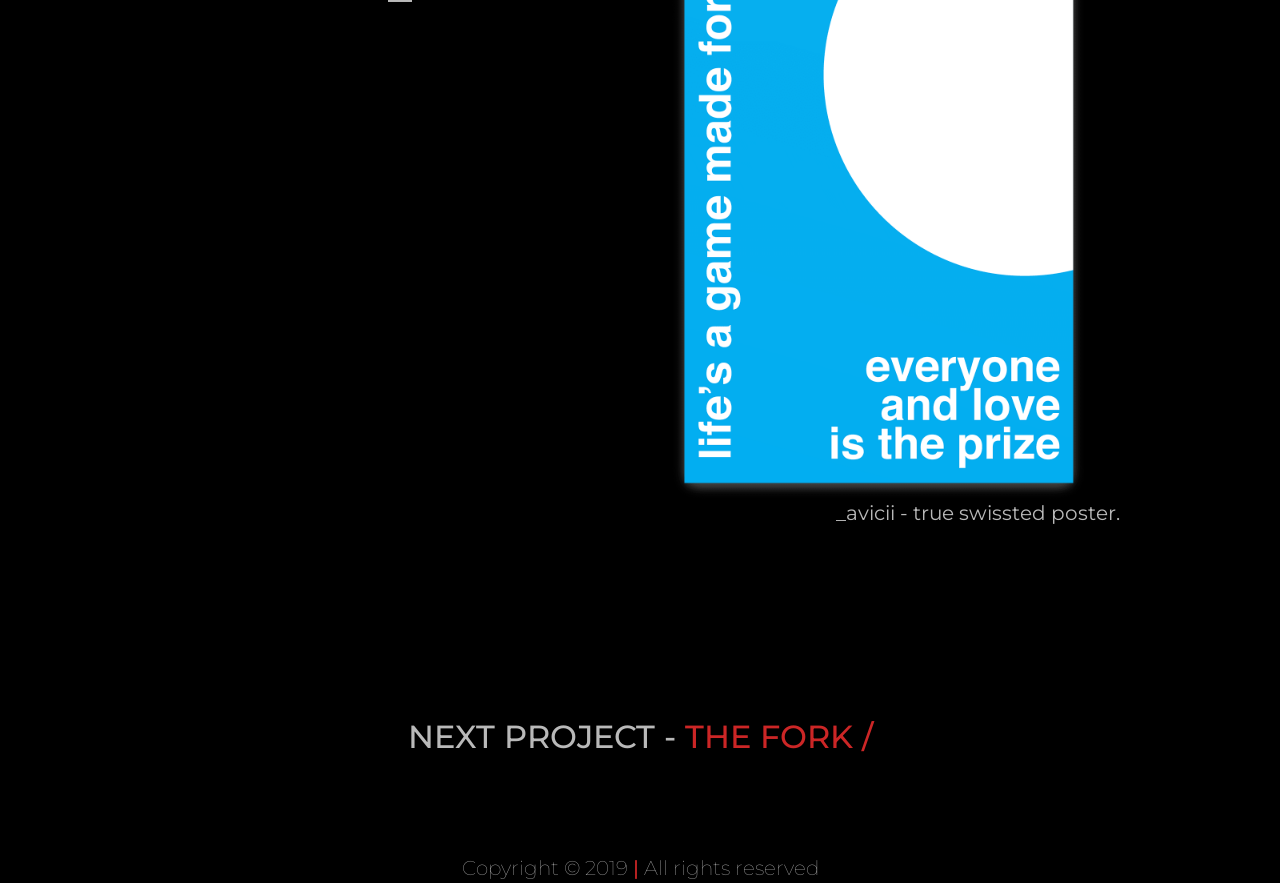
<file: html/swissted.html>
<!DOCTYPE html>
<html lang="en">

  <head>

    <meta charset="UTF-8">
    <meta name="viewport" content="width=device-width, initial-scale=1.0">
    <meta http-equiv="X-UA-Compatible" content="ie=edge">
    <meta name="description" content="David Encalada is an Ecuadorian webdesigner that creates Websites, Digital Design, Brand Identities and Print Design.">
    <meta name="author" content="David Encalada Guerrero">
    <meta name="copyright" content="Dis. David Encalada Guerrero">
    <link href="https://fonts.googleapis.com/css?family=Montserrat:500,700" rel="stylesheet">
    <link rel="stylesheet" href="/css/style.css">
    <title>Portfolio | David Encalada</title>

  </head>
  
  <body>

    <div class="container">
      <header>
        <p class="work-number"><span>5</span> / 5</p>
        <a class="about" href="about.html">About</a>
        <ul class="work-list">
          <li><a href="thefork.html">The Fork /</a><a href="ultralight.html"> Ultralight Beam /</a></li>
          <li><a href="fendi.html">Mto by Fendi /</a><a href="oakley.html"> Oakley /</a></li>
          <li><a class="selected" href="swissted.html">Swissted /</a></li>
          <li>
            <ul class="work-design">
              <li class="indent">2019</li>
              <li>Digital Typography</li>
              <li>Graphic Design</li>
              <li>Editorial Design</li>
            </ul>
          </li>
        </ul>
        <a href="swissted.html"><img class="logo" src="/images/logo/david_encalada_logo.png" alt="David Encalada logo"></a>
      </header>

      <main>
        <section>
          <h1 class="project-title swissted">SWISSTED<br> Posters</h1>
          <p class="project-description"><span class="subtitle">Swissted</span> is a graphic design project based on Swiss Modernism created by the artist and designer Mike Joyce where he designs, almost with a single element which is the "Akzidenz-Grotesk Medium" typeface plus geometrics figures. The objective of this project was to apply the Swiss Modernism movement, and one typeface to design music posters for the famous techno-music album "True by Dj AVICII".</p>
          <article class="project-presentation">
            <h2 class="swissted">AVICII<br> Poster<br> _01</h2>
            <div class="position-image">
              <img class="project-image" src="/images/swissted/avicii_poster.png" alt="AVICII swissted poster - Album True">
              <p class="caption">_avicii - true swissted poster.</p>
            </div>
          </article>
          <article class="project-presentation">
            <h2 class="swissted">Poster<br> _02</h2>
            <div class="position-image">
              <img class="project-image" src="/images/swissted/avicii_poster_02.png" alt="AVICII swissted poster - Album True 02">
              <p class="caption">_avicii - true swissted poster.</p>
            </div>
          </article>
          <article class="project-presentation">
            <h2 class="swissted">Poster<br> _03</h2>
            <div class="position-image">
              <img class="project-image" src="/images/swissted/avicii_poster_03.png" alt="AVICII swissted poster - Album True 03">
              <p class="caption">_avicii - true swissted poster.</p>
            </div>
          </article>
          <a class="next" href="thefork.html">Next Project - <span class="fork">The Fork /</span></a>
        </section>
      </main>

      <footer>
        <p class="copy">Copyright &copy; 2019 <span>|</span> All rights reserved</p>
      </footer>
    </div>

  </body>

</html>
</file>
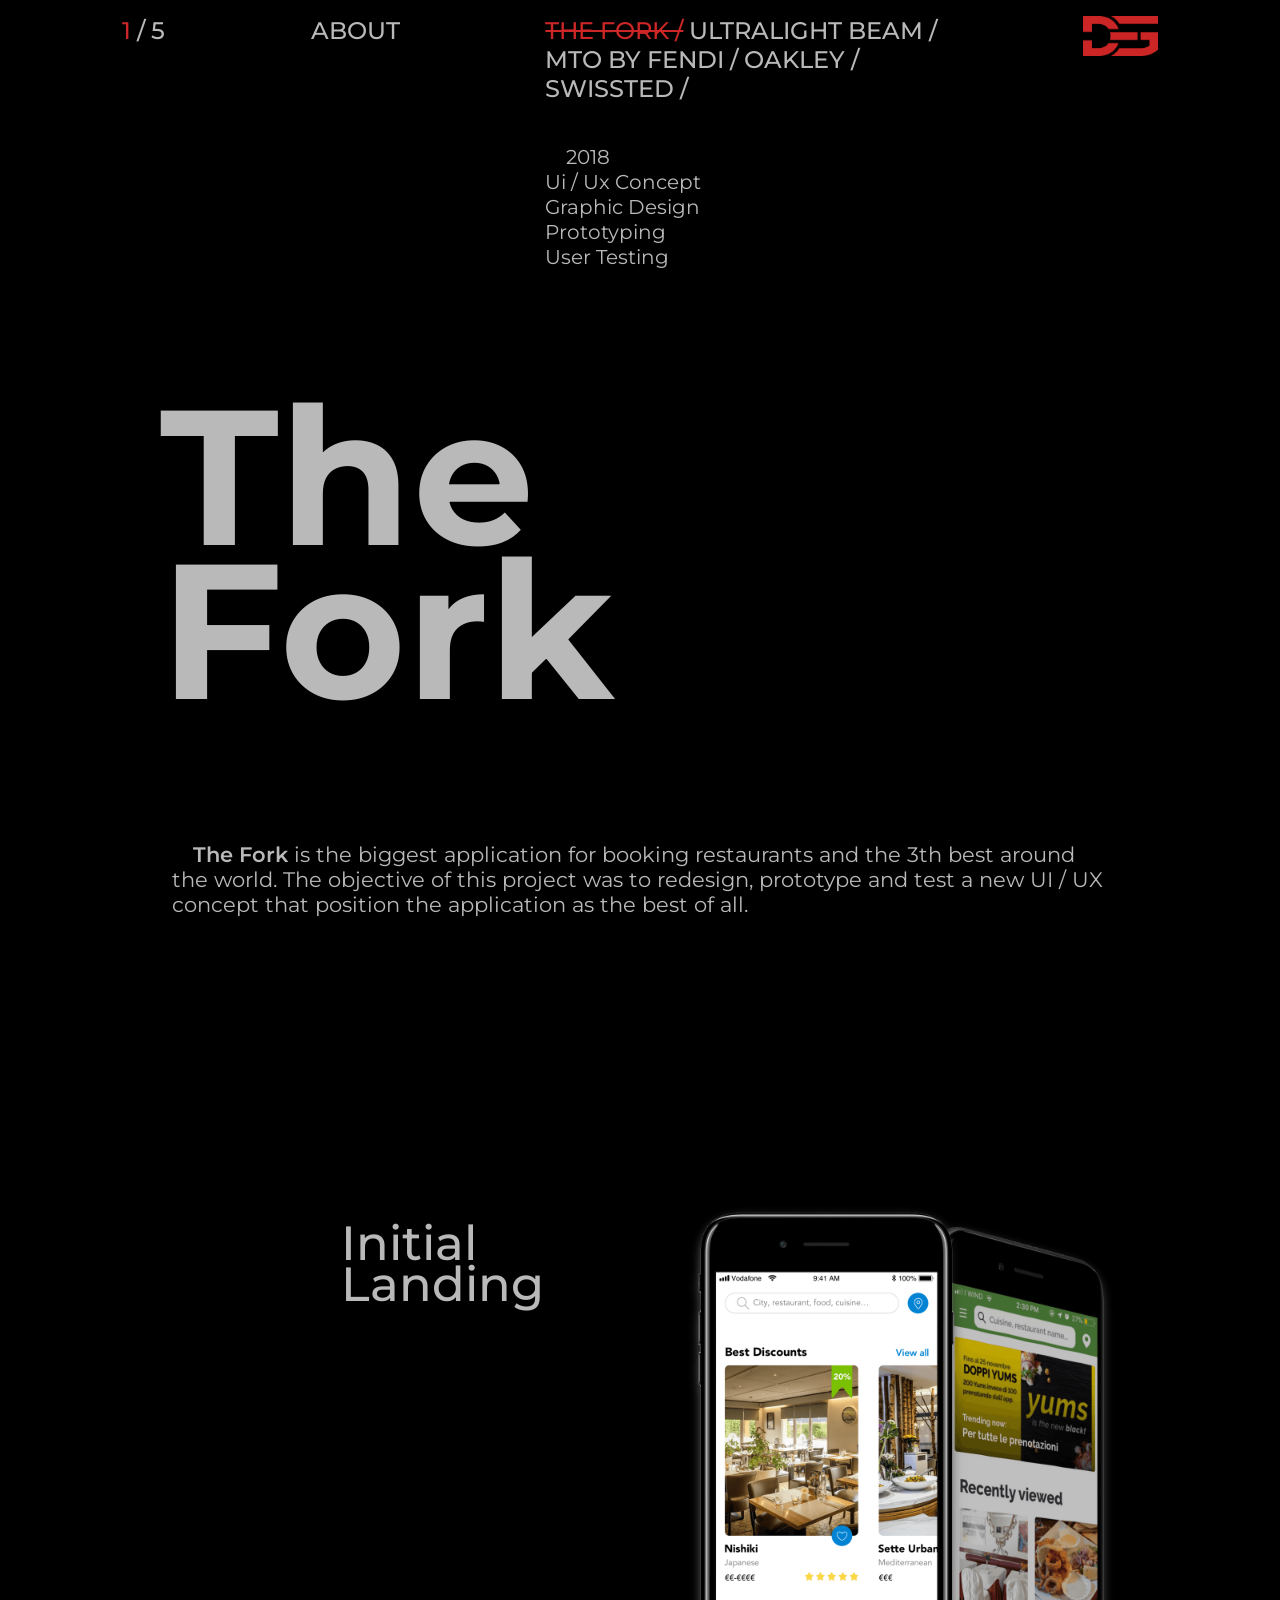
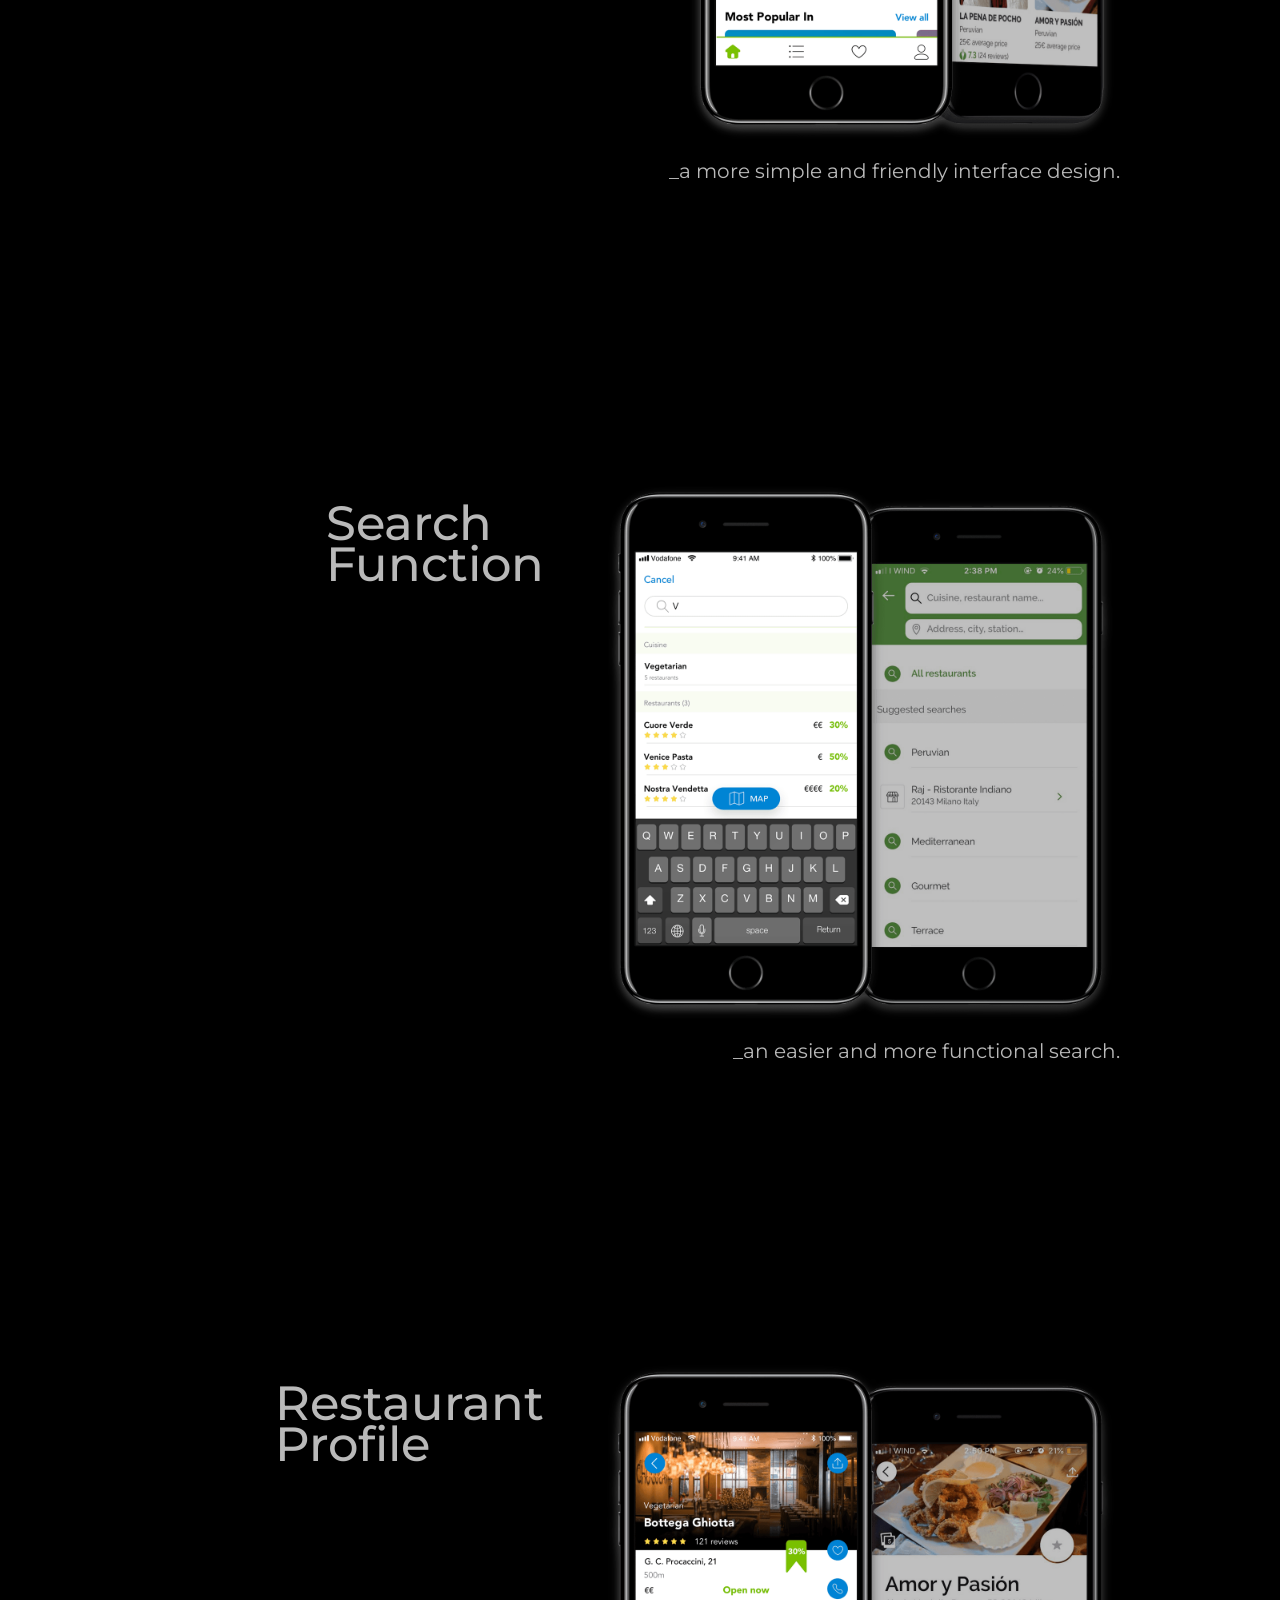
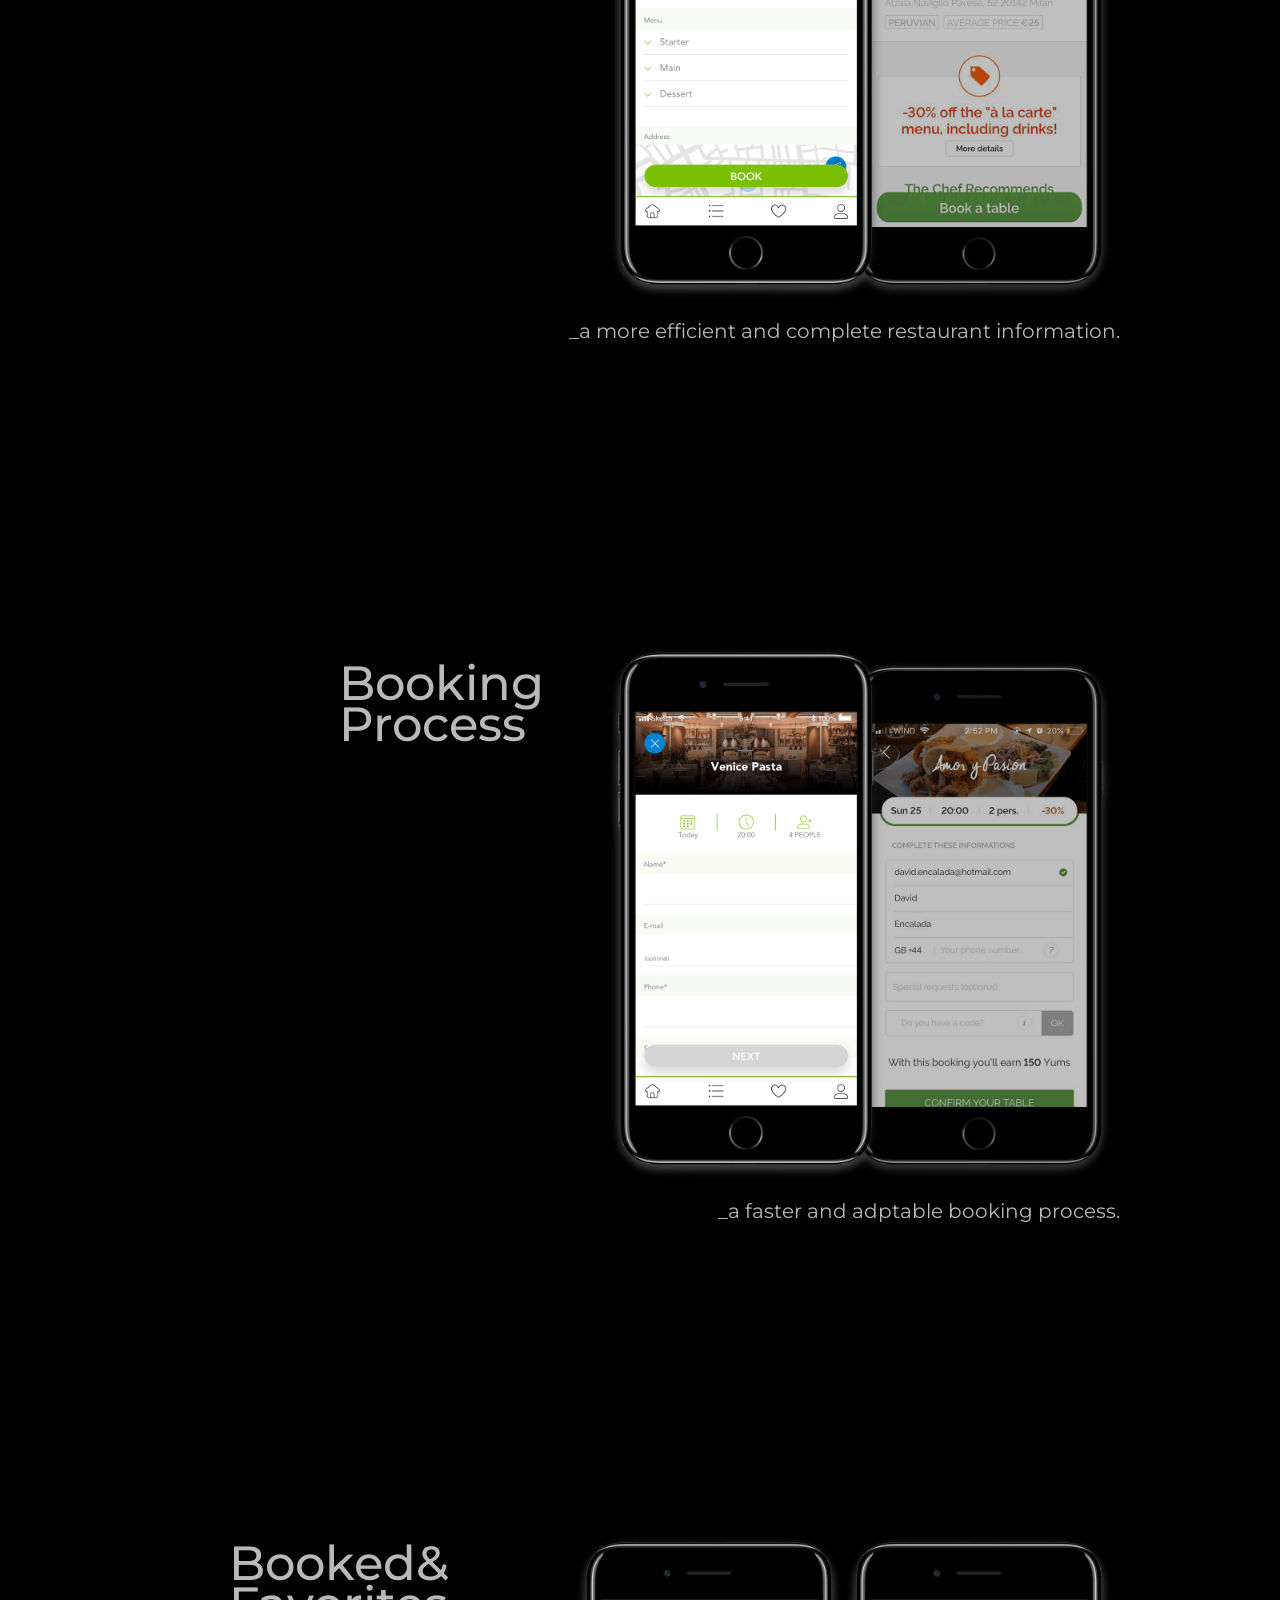
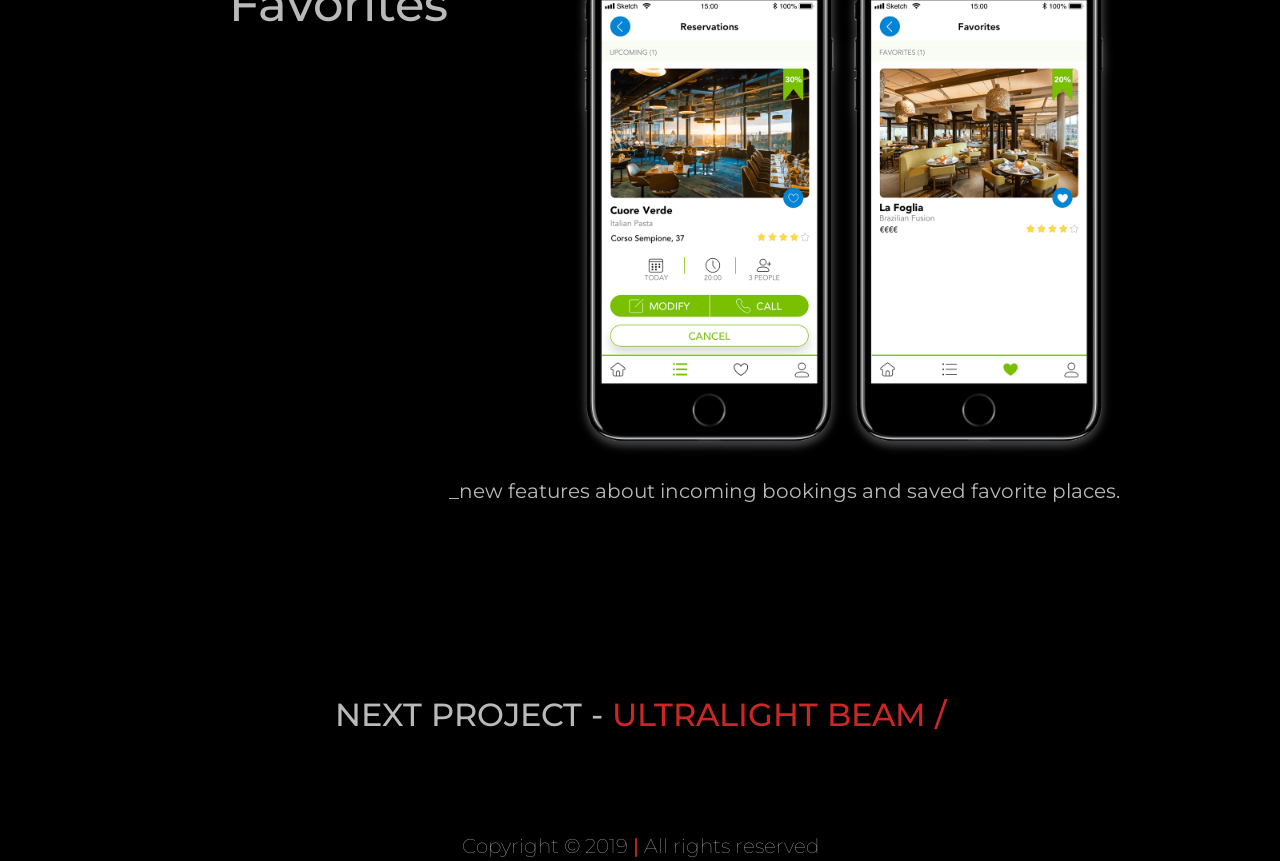
<file: html/thefork.html>
<!DOCTYPE html>
<html lang="en">

  <head>

    <meta charset="UTF-8">
    <meta name="viewport" content="width=device-width, initial-scale=1.0">
    <meta http-equiv="X-UA-Compatible" content="ie=edge">
    <meta name="description" content="David Encalada is an Ecuadorian webdesigner that creates Websites, Digital Design, Brand Identities and Print Design.">
    <meta name="author" content="David Encalada Guerrero">
    <meta name="copyright" content="Dis. David Encalada Guerrero">
    <link href="https://fonts.googleapis.com/css?family=Montserrat:500,700" rel="stylesheet">
    <link rel="stylesheet" href="/css/style.css">
    <title>Portfolio | David Encalada</title>

  </head>
  
  <body>

    <div class="container">
      <header>
        <p class="work-number"><span>1</span> / 5</p>
        <a class="about" href="about.html">About</a>
        <ul class="work-list">
          <li><a class="selected" href="thefork.html">The Fork /</a><a href="ultralight.html"> Ultralight Beam /</a></li>
          <li><a href="fendi.html">Mto by Fendi /</a><a href="oakley.html"> Oakley /</a></li>
          <li><a href="swissted.html">Swissted /</a></li>
          <li>
            <ul class="work-design">
              <li class="indent">2018</li>
              <li>Ui / Ux Concept</li>
              <li>Graphic Design</li>
              <li>Prototyping</li>
              <li>User Testing</li>
            </ul>
          </li>
        </ul>
        <a href="thefork.html"><img class="logo" src="/images/logo/david_encalada_logo.png" alt="David Encalada logo"></a>
      </header>

      <main>
        <section>
          <h1 class="project-title fork">The<br> Fork</h1>
          <p class="project-description"><span class="subtitle">The Fork</span> is the biggest application for booking restaurants and the 3th best around the world. The objective of this project was to redesign, prototype and test a new UI / UX concept that position the application as the best of all.</p>
          <article class="project-presentation">
            <h2 class="fork">Initial<br> Landing</h2>
            <div class="position-image">
              <img class="project-image" src="/images/the_fork/home_screen.png" alt="Initial landing application screen">
              <p class="caption">_a more simple and friendly interface design.</p>
            </div>
          </article>
          <article class="project-presentation">
            <h2 class="fork">Search<br> Function</h2>
            <div class="position-image">
              <img class="project-image" src="/images/the_fork/search_screen.png" alt="Search function application screen">
              <p class="caption">_an easier and more functional search.</p>
            </div>
          </article>
          <article class="project-presentation">
            <h2 class="fork">Restaurant<br> Profile</h2>
            <div class="position-image">
              <img class="project-image" src="/images/the_fork/restaurant_screen.png" alt="Restaurant profile application screen">
              <p class="caption">_a more efficient and complete restaurant information.</p>
            </div>
          </article>
          <article class="project-presentation">
            <h2 class="fork">Booking<br> Process</h2>
            <div class="position-image">
              <img class="project-image" src="/images/the_fork/booking_screen.png" alt="Booking process application screen">
              <p class="caption">_a faster and adptable booking process.</p>
            </div>
          </article>
          <article class="project-presentation">
            <h2 class="fork">Booked&<br> Favorites</h2>
            <div class="position-image">
              <img class="project-image" src="/images/the_fork/favorites_screen.png" alt="Booked and favorites application screens">
              <p class="caption">_new features about incoming bookings and saved favorite places.</p>
            </div>
          </article>
          <a class="next" href="ultralight.html">Next Project - <span class="ultralight">Ultralight BEAM /</span></a>
        </section>
      </main>

      <footer>
        <p class="copy">Copyright &copy; 2019 <span>|</span> All rights reserved</p>
      </footer>
    </div>

  </body>

</html>
</file>
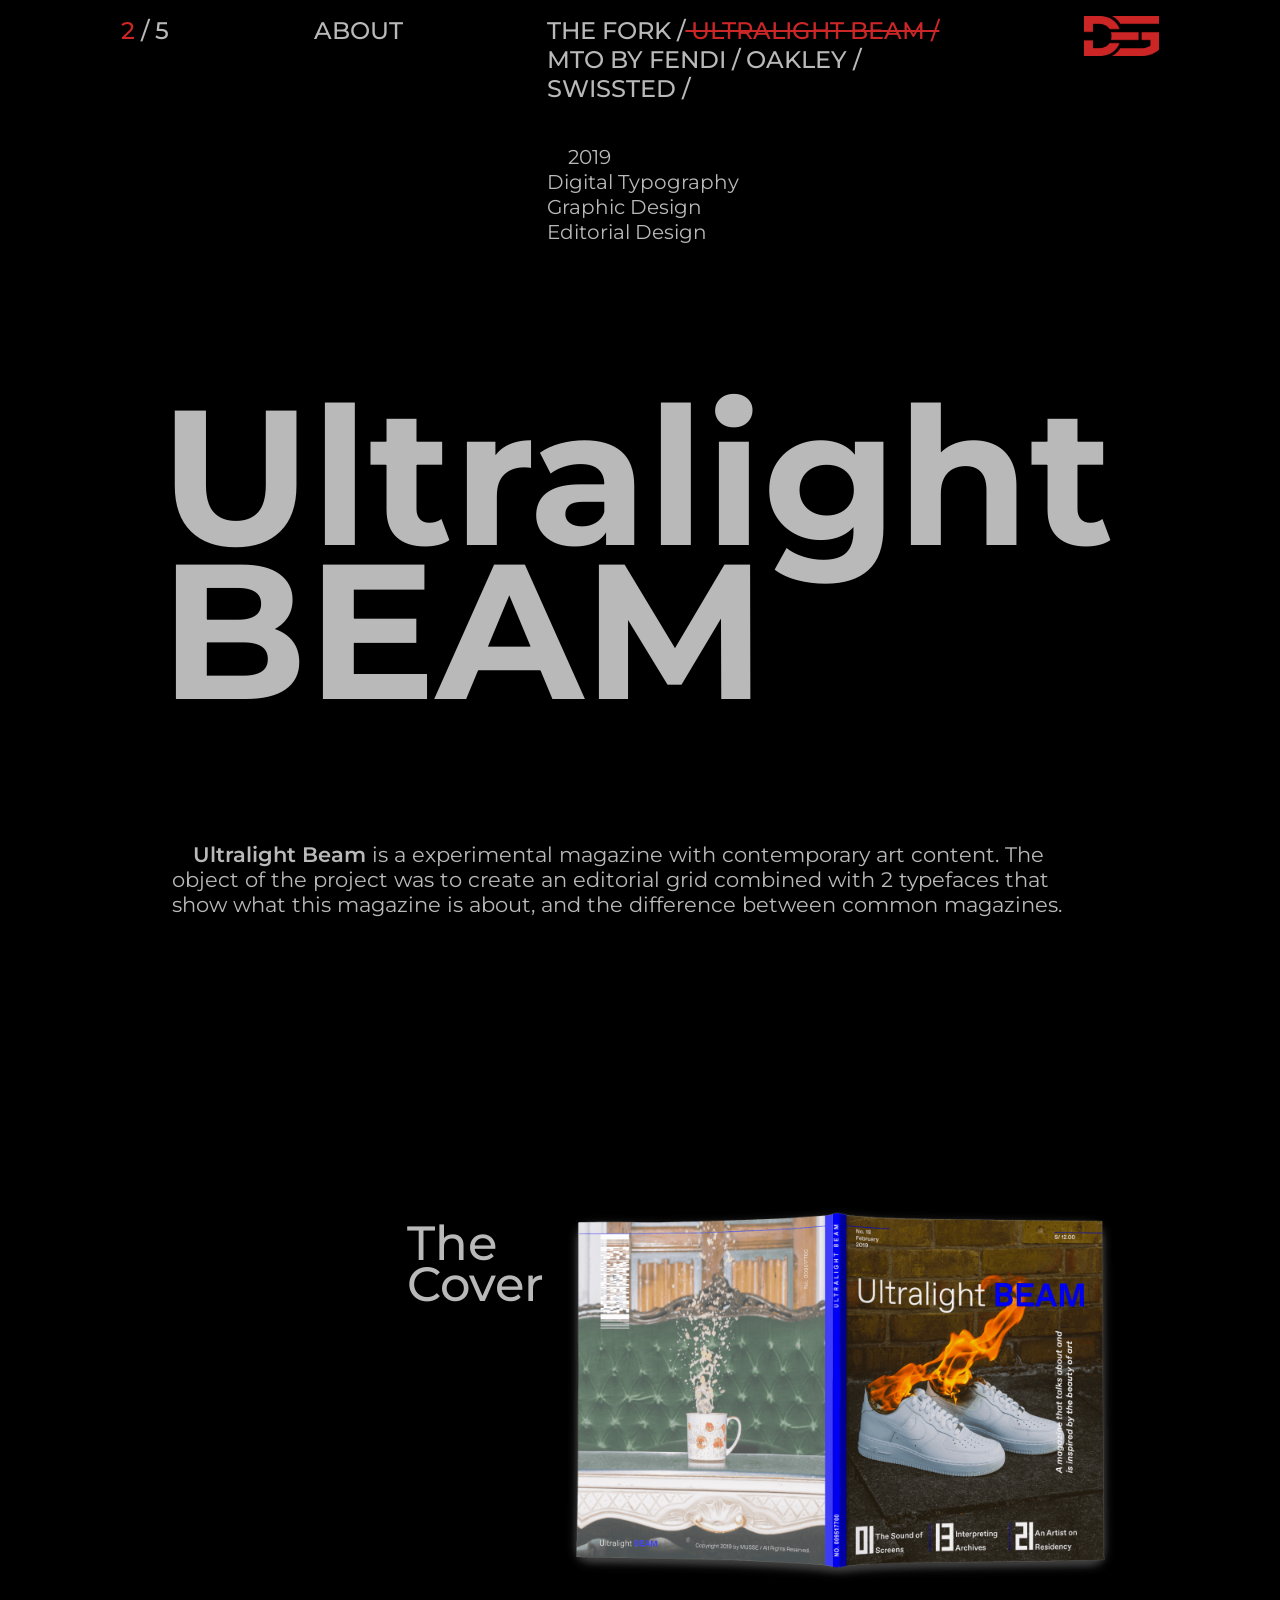
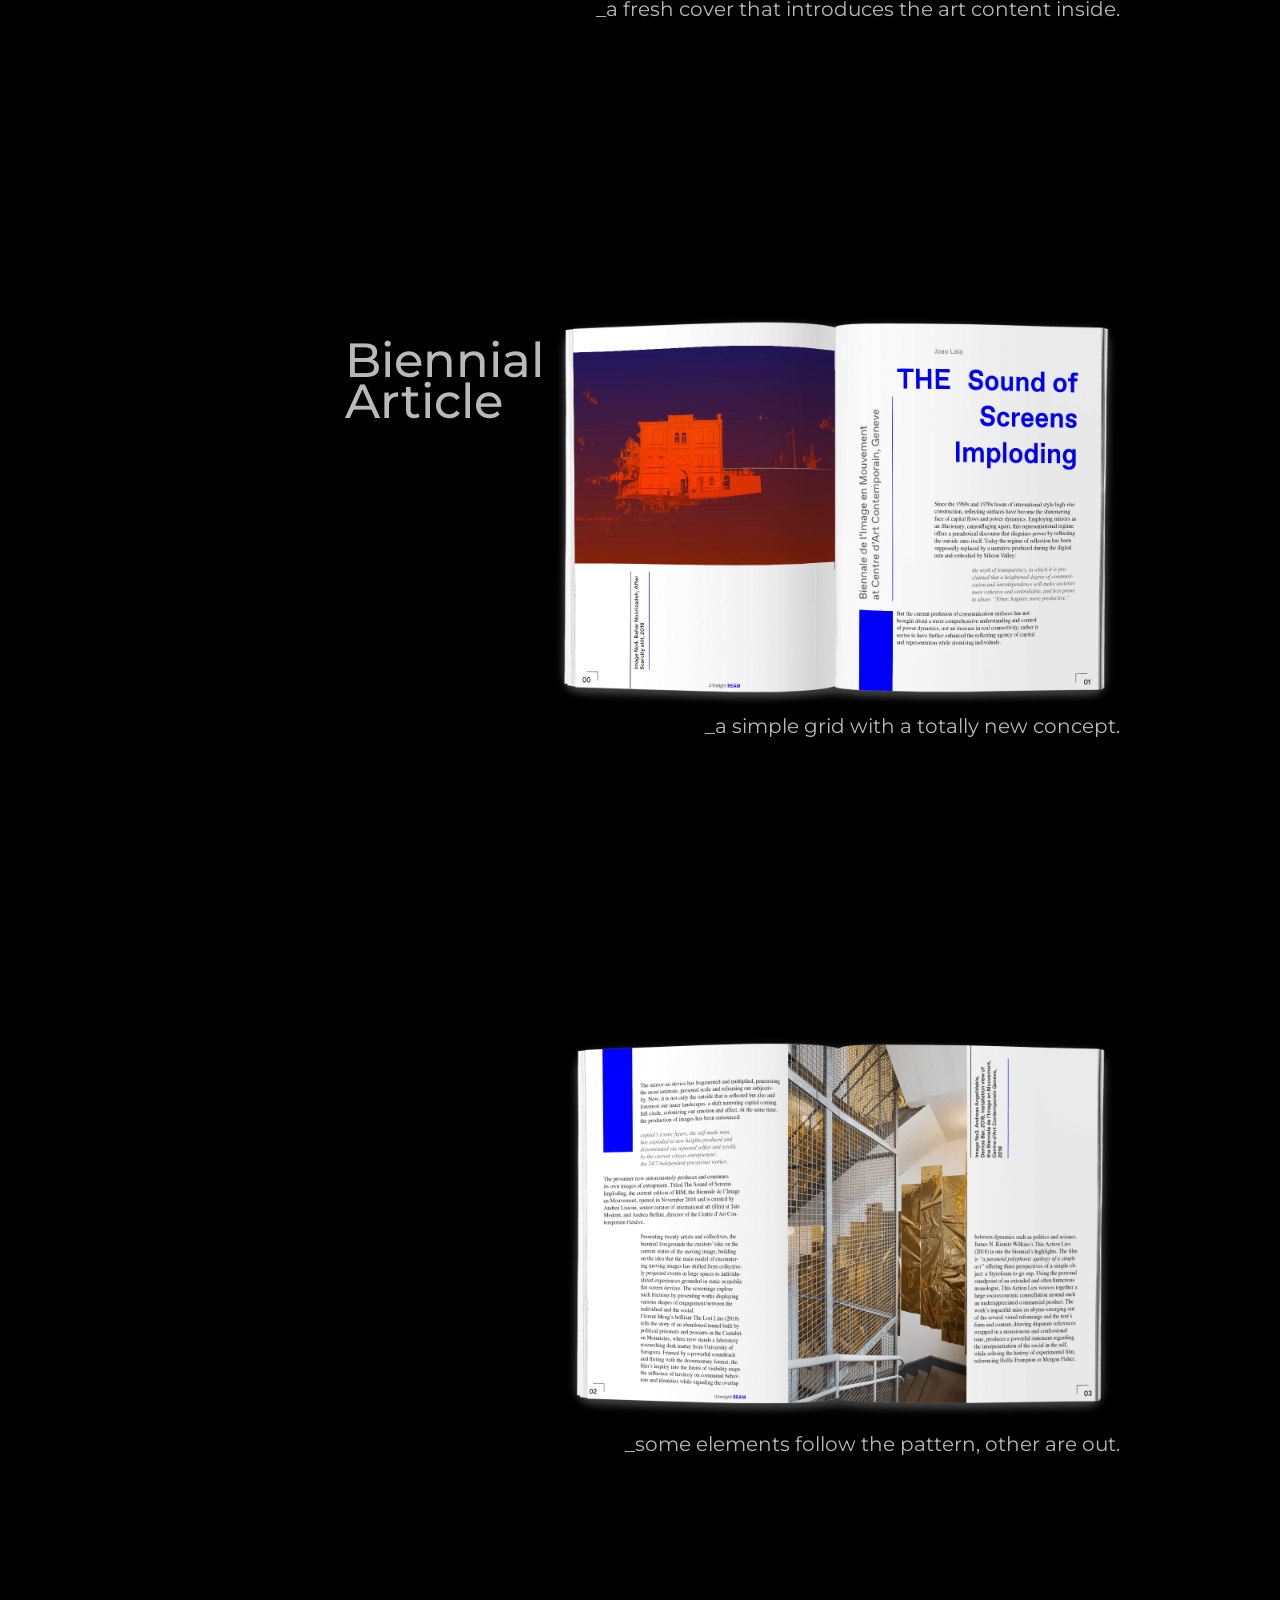
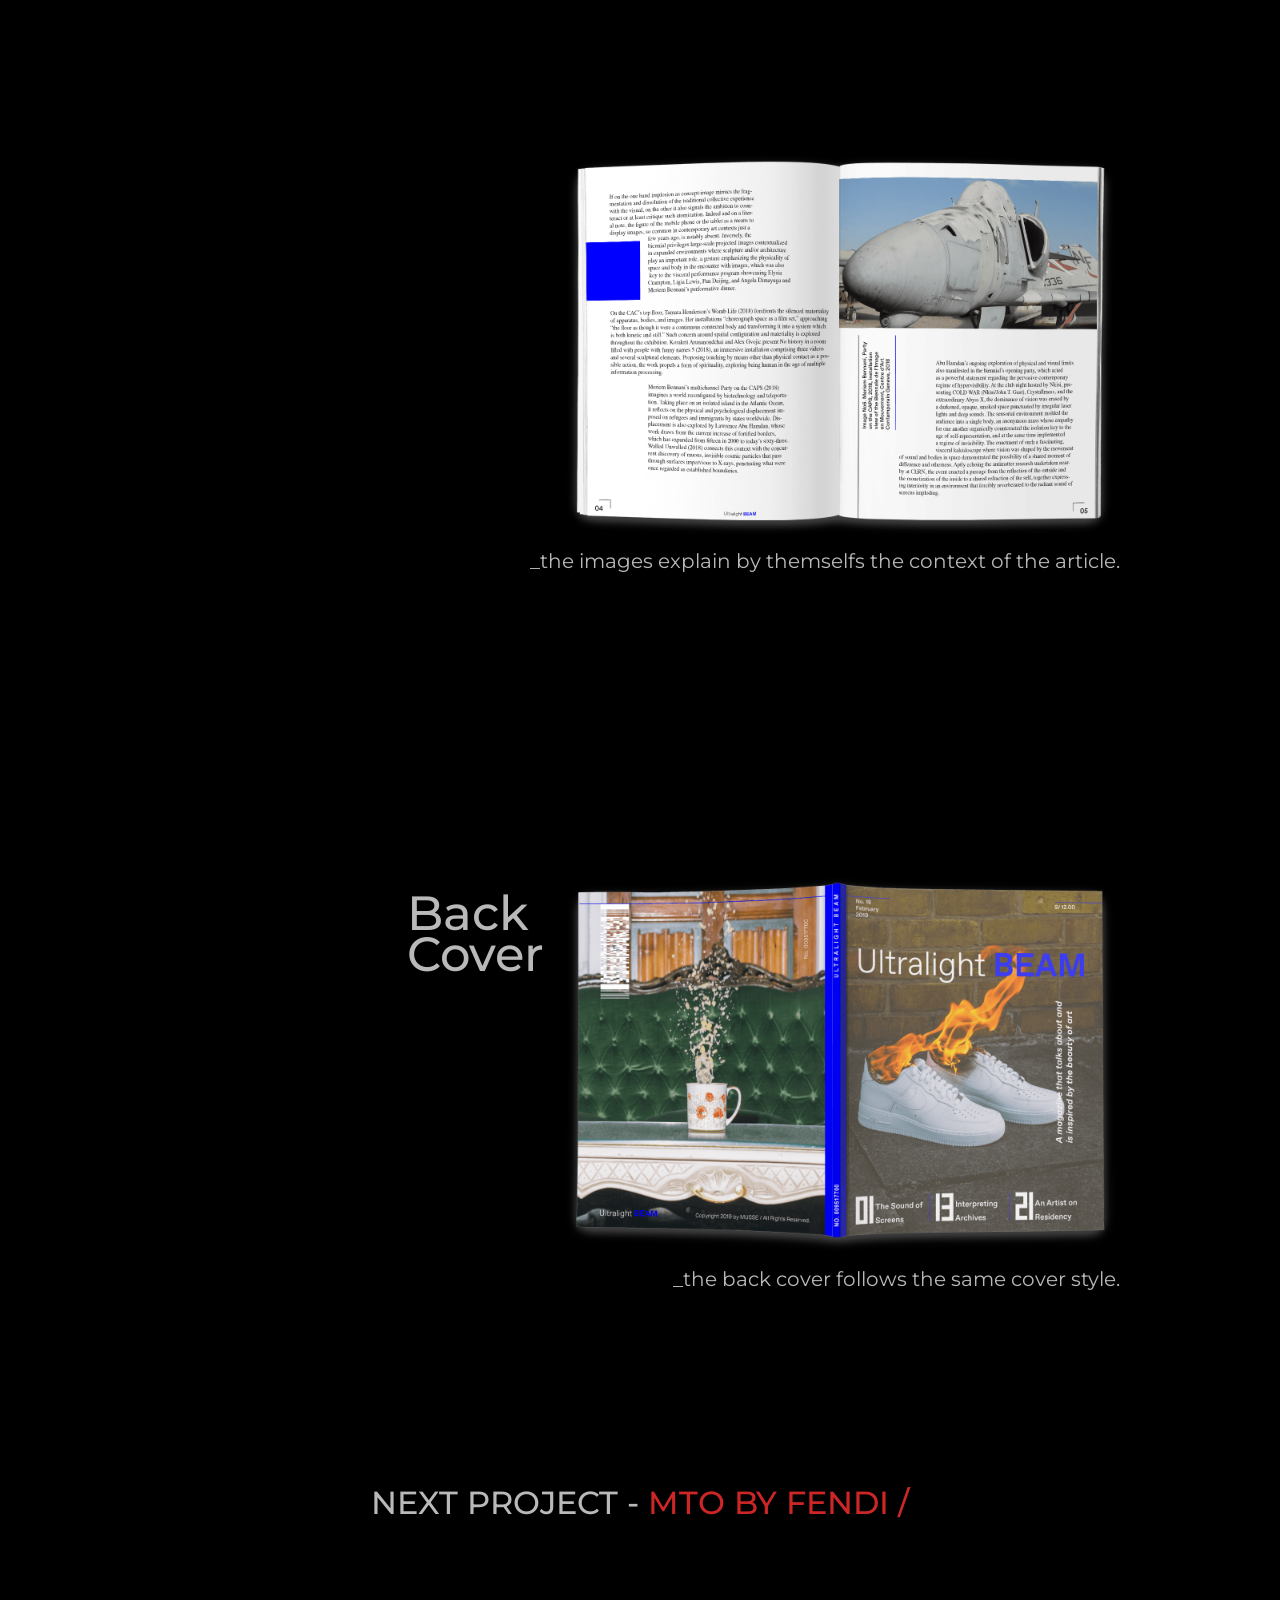
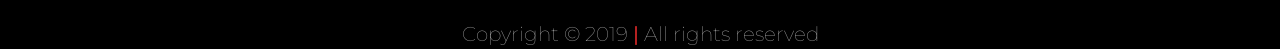
<file: html/ultralight.html>
<!DOCTYPE html>
<html lang="en">

  <head>

    <meta charset="UTF-8">
    <meta name="viewport" content="width=device-width, initial-scale=1.0">
    <meta http-equiv="X-UA-Compatible" content="ie=edge">
    <meta name="description" content="David Encalada is an Ecuadorian webdesigner that creates Websites, Digital Design, Brand Identities and Print Design.">
    <meta name="author" content="David Encalada Guerrero">
    <meta name="copyright" content="Dis. David Encalada Guerrero">
    <link href="https://fonts.googleapis.com/css?family=Montserrat:500,700" rel="stylesheet">
    <link rel="stylesheet" href="/css/style.css">
    <title>Portfolio | David Encalada</title>

  </head>
  
  <body>

    <div class="container">
      <header>
        <p class="work-number"><span>2</span> / 5</p>
        <a class="about" href="about.html">About</a>
        <ul class="work-list">
          <li><a href="thefork.html">The Fork /</a><a class="selected" href="ultralight.html"> Ultralight Beam /</a></li>
          <li><a href="fendi.html">Mto by Fendi /</a><a href="oakley.html"> Oakley /</a></li>
          <li><a href="swissted.html">Swissted /</a></li>
          <li>
            <ul class="work-design">
              <li class="indent">2019</li>
              <li>Digital Typography</li>
              <li>Graphic Design</li>
              <li>Editorial Design</li>
            </ul>
          </li>
        </ul>
        <a href="ultralight.html"><img class="logo" src="/images/logo/david_encalada_logo.png" alt="David Encalada logo"></a>
      </header>

      <main>
        <section>
          <h1 class="project-title ultralight">Ultralight<br> BEAM</h1>
          <p class="project-description"><span class="subtitle">Ultralight Beam</span> is a experimental magazine with contemporary art content. The object of the project was to create an editorial grid combined with 2 typefaces that show what this magazine is about, and the difference between common magazines.</p>
          <article class="project-presentation">
            <h2 class="ultralight">The<br> Cover</h2>
            <div class="position-image">
              <img class="project-image" src="/images/ultralight_beam/magazine_cover.png" alt="Ultralight Beam Cover magazine">
              <p class="caption">_a fresh cover that introduces the art content inside.</p>
            </div>
          </article>
          <article class="project-presentation">
            <h2 class="ultralight">Biennial<br> Article</h2>
            <div class="position-image">
              <img class="project-image" src="/images/ultralight_beam/magazine_article.png" alt="Article of the Biennial of Genoa">
              <p class="caption">_a simple grid with a totally new concept.</p>
            </div>
          </article>
          <article class="project-presentation">
            <div class="position-image">
              <img class="project-image" src="/images/ultralight_beam/magazine_article_02.png" alt="Content of the Biennial's article">
              <p class="caption">_some elements follow the pattern, other are out.</p>
            </div>
          </article>
          <article class="project-presentation">
            <div class="position-image">
              <img class="project-image" src="/images/ultralight_beam/magazine_article_03.png" alt="Content of the Biennial's article">
              <p class="caption">_the images explain by themselfs the context of the article.</p>
            </div>
          </article>
          <article class="project-presentation">
            <h2 class="ultralight">Back<br> Cover</h2>
            <div class="position-image">
              <img class="project-image" src="/images/ultralight_beam/magazine_backcover.png" alt="Ultralight Beam back cover magazine">
              <p class="caption">_the back cover follows the same cover style.</p>
            </div>
          </article>
          <a class="next" href="fendi.html">Next Project - <span class="fendi">Mto by Fendi /</span></a>
        </section>
      </main>

      <footer>
        <p class="copy">Copyright &copy; 2019 <span>|</span> All rights reserved</p>
      </footer>
    </div>

  </body>

</html>
</file>
<file: css/style.css>
* {
  box-sizing: border-box;
}

body {
  margin: 1em 0 0 0;

  font-family: 'Montserrat', sans-serif;

  color: #B9B9B9;
  background-color: #000000;
}

.container {
  display: flex;
  flex-flow: column;
  
  margin: 0 auto;

  max-width: 1280px;
}

/* === HEADER === */

header {
  display: flex;
  justify-content: space-evenly;
  align-self: center;
  position: fixed;
  z-index: 1;

  width: 100%;
  
  font-size: 1.5em;
  font-weight: 500;
  text-transform: uppercase;
}

a {
  text-decoration: none;

  color: #B9B9B9;
}

.work-number {
  margin: 0 2em 0 1em;
}

.about {
  margin: 0 2em 0 0;
}

.work-list {
  margin: 0 2em 0 0;
  padding: 0;
}

.selected {
  text-decoration: line-through;

  color: #CC2626;
}

li {
  display: block;
  
  text-decoration: none;
}

.indent {
  text-indent: 1em;
}

.work-design {
  margin-top: 2em;
  padding: 0;
  
  font-size: .85em;
  font-weight: 400;
  text-transform: none;
}

.logo {
  margin-right: 1em;

  max-width: 75px;
}

/* === CONTENT === */

main {
  margin: 0 10em;
}

section {
  display: flex;
  flex-flow: column;
}

.project-title {
  align-self: flex-start;

  margin: 2em 0 0 0;
  
  font-size: 12em;
  line-height: .8em;
}

.project-title-margin_weight {
  margin-top: .5em;

  font-weight: 600;
}

.color-fork {
  color: #79C000;
}

.color-ultralight {
  color: #0000FF;
}

.color-fendi {
  color: #F8B948;
}

.color-oakley {
  color: #FFFFFF;
}

.color-swiss {
  color: #FF2800;
}

.color-about {
  color: #CC2626;
}

.info-link {
  font-weight: 600;
  text-transform: uppercase;
}

span {
  font-weight: 500;

  color: #CC2626;
}

.project-description {
  align-self: center;

  max-width: 45em;

  margin: 6.5em 0 7em 0em;

  font-size: 1.3em;
  text-indent: 1em;
}

.subtitle {
  font-weight: 600;

  color: #B9B9B9;
}

.project-presentation {
  display: flex;
  justify-content: flex-end;

  margin: 7.5em 0 10em 0;
}

.info-text {
  flex-flow: column;
  align-self: center;
  margin-bottom: 0;

  max-width: 43em;
}

.info-paragraph {
  margin-top: 7em;
  margin-bottom: 3.5em;
}

h2 {
  font-size: 3em;
  font-weight: 500;

  line-height: .85em;
}

.position-image {
  display: flex;
  flex-flow: column;
  align-items: flex-end;
}

.project-image {
  max-width: 45vw;
}

.info-photo {
  align-self: center;
  
  width: 45vw;
  height: 45vw;

  background-image: url(/davideguerrero.github.io/images/about/david_encalada_photo.png);
  background-size: cover;
}

.caption {
  margin: 0;
  
  font-size: 1.25em;
}

.next-container {
  display: flex;
  justify-content: center;
}

.next {
  align-self: center;

  margin-top: 1em;

  font-size: 2em;
  font-weight: 500;
  text-transform: uppercase;
}

.go-to {
  margin-top: 6em;
}

/* === FOOTER === */

footer {
  display: flex;
  flex-flow: column;
  align-self: center;
  
  margin: 5em 0 0 0;
}

.copy {
  margin-bottom: .15em;

  font-size: 1.25em;
  font-weight: 100;
  text-align: center;
}

/* === HOVER === */

a:hover {
  text-decoration: line-through;

  color: #B9B9B9;
}

.selected:hover {
  color: #CC2626;
}

.info-photo:hover {
  background-image: url(/davideguerrero.github.io/images/about/david_encalada_photo-hover.png);
}

/* === MEDIA === */

@media (min-width: 2560px) {
  header {
    width: 80%;
  }

  .project-image {
    max-width: 30vw;
  }

  .info-photo {
    max-height: 30vw;
  }

}

@media (max-width: 1024px) {
  .container {
    font-size: 90%
  }

  .project-description {
    max-width: 34em;
  }

  .project-presentation {
    justify-content: flex-end;
  }

  h2 {
    margin-right: 1.5em;
  }

}

@media (max-width: 768px) {
  h2 {
    margin-right: 0;

    font-size: 2em;
  }

  .project-image {
    max-width: 55vw;
  }

  .project-title-size {
    margin-top: 3.5em;

    font-size: 8em;
  }

  .next {
    max-width: 15em;

    text-align: center;
  }

  .next-fork,
  .next-fendi,
  .next-oakley,
  .next-swissted {
    max-width: 10em;
  }

}

@media (max-width: 425px) {
  .container {
    align-items: center;
  }

  header {
    font-size: 1.25em;
  }

  .work-number {
    display: none;
  }

  .about {
    align-self: flex-start;

    margin: 0 2em 0 .6em;

    transform: rotate(180deg);
    writing-mode: vertical-lr;
  }
  
  .logo {
    max-width: 50px;
  }

  .project-title {
    align-self: flex-start;

    margin-top: 2.5em;

    font-size: 8.85em;
  }

  .project-title-size {
    margin-top: 5em;

    font-size: 4.25em;
  }

  .project-title-margin {
    margin-top: 4em;
  }

  .project-description {
    align-self: center;

    max-width: 20.75em;

    font-size: 1em;
  }

  .project-description-margin {
    margin-top: 12em;
  }

  .project-presentation {
    flex-flow: column;

    margin-top: 0;
  }

  h2 {
    font-size: 2.5em;
  }

  .position-image {
    align-items: center;
  }

  .project-image {
    max-width: 92vw;
  }

  .caption {
    align-self: flex-end;
    text-align: right;

    font-size: 1em;
  }

  .next {
    font-size: 1.55em;
  }

  .copy {
    font-size: 1em;
  }

  .info-photo {
    max-width: 100vw;
    width: 275px;
    height: 275px;
  }

}
</file>
